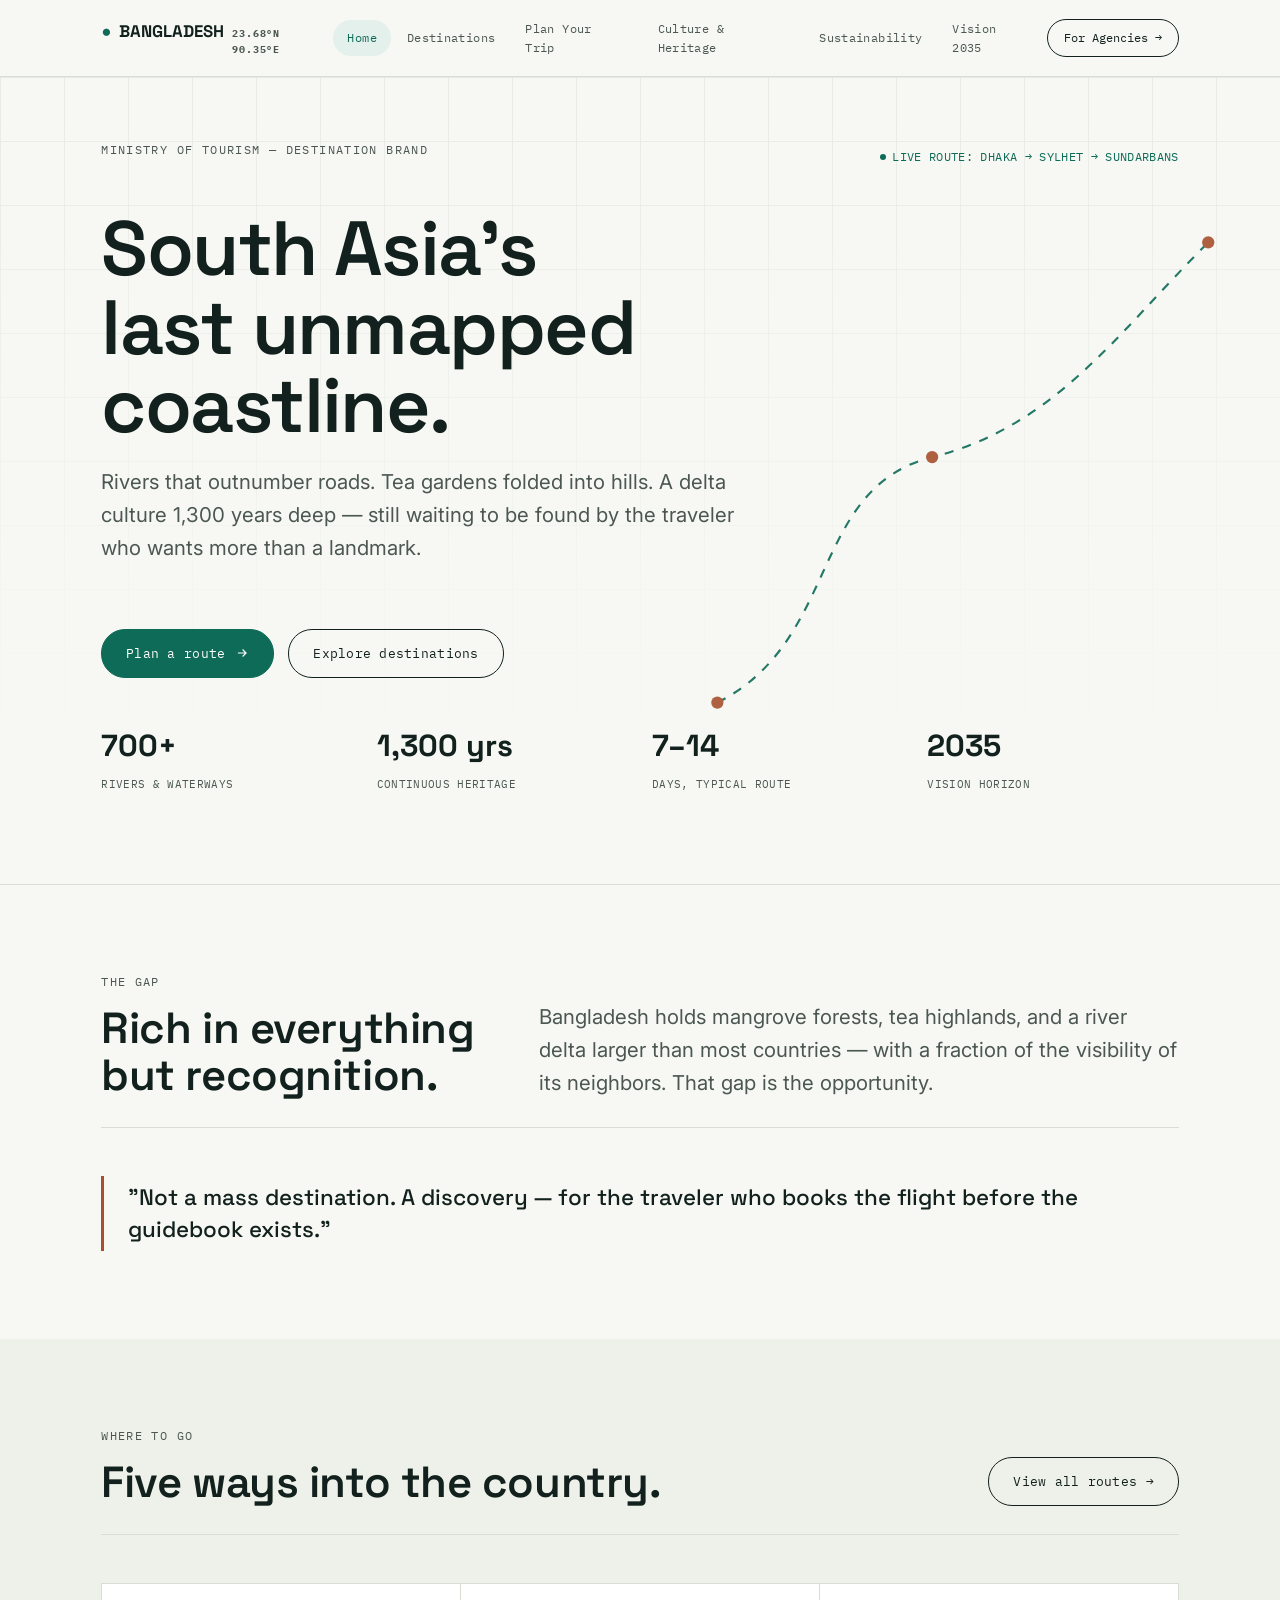
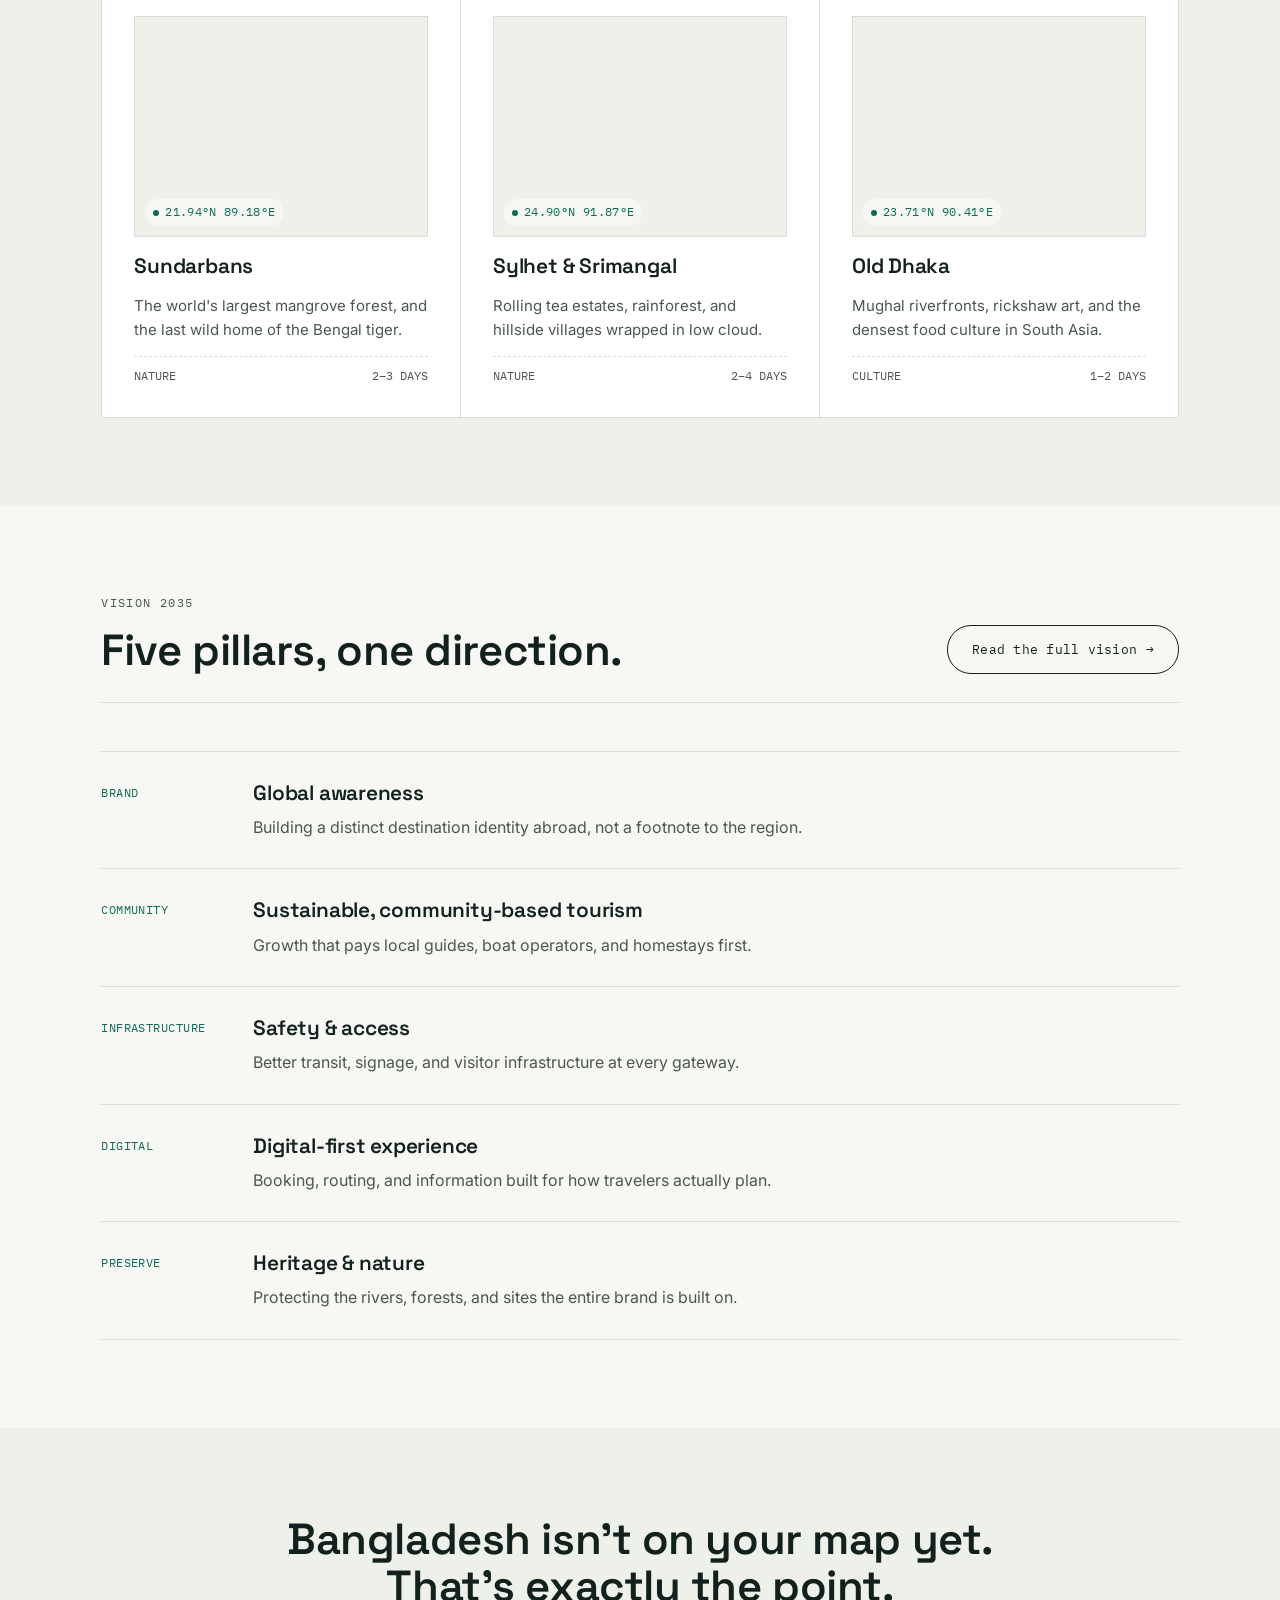
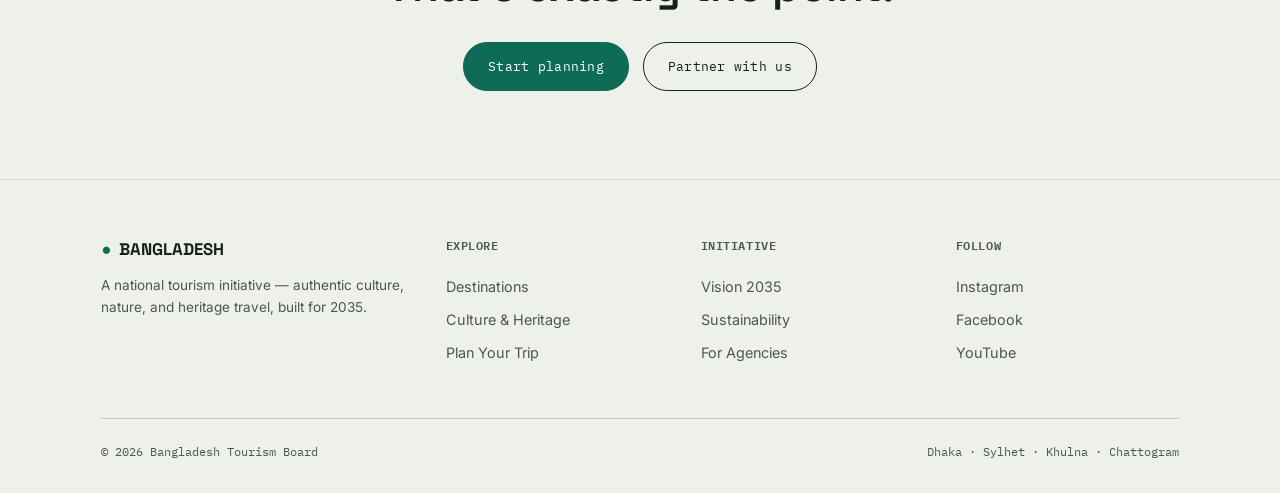
<file: Index.html>
<!DOCTYPE html>
<html lang="en">
<head>
<meta charset="UTF-8">
<meta name="viewport" content="width=device-width, initial-scale=1.0">
<title>Bangladesh Tourism — Visit Bangladesh, Authentically</title>
<link rel="stylesheet" href="styles.css">
</head>
<body>

<header class="site-header">
  <div class="wrap nav">
    <a href="index.html" class="logo"><span class="mark">●</span> BANGLADESH <span class="tag">23.68°N 90.35°E</span></a>
    <nav class="nav-links">
      <a href="index.html" class="active">Home</a>
      <a href="destinations.html">Destinations</a>
      <a href="plan-your-trip.html">Plan Your Trip</a>
      <a href="culture.html">Culture &amp; Heritage</a>
      <a href="sustainability.html">Sustainability</a>
      <a href="about.html">Vision 2035</a>
    </nav>
    <a href="contact.html" class="nav-cta">For Agencies →</a>
  </div>
</header>

<section class="hero">
  <div class="hero-grid"></div>
  <div class="wrap hero-inner">
    <div class="hero-top">
      <span class="eyebrow">Ministry of Tourism — Destination Brand</span>
      <span class="coord">Live route: Dhaka → Sylhet → Sundarbans</span>
    </div>

    <h1>South Asia's<br>last unmapped<br>coastline.</h1>
    <p class="lede">Rivers that outnumber roads. Tea gardens folded into hills. A delta culture 1,300 years deep — still waiting to be found by the traveler who wants more than a landmark.</p>

    <div class="hero-actions mt-lg">
      <a href="plan-your-trip.html" class="btn btn-solid">Plan a route <svg viewBox="0 0 24 24" fill="none" stroke="currentColor" stroke-width="2"><path d="M5 12h14M13 6l6 6-6 6"/></svg></a>
      <a href="destinations.html" class="btn">Explore destinations</a>
    </div>

    <div class="hero-foot">
      <div class="stat-row" style="flex:1; border-top:none; padding-top:0;">
        <div class="stat"><b>700+</b><span>Rivers &amp; waterways</span></div>
        <div class="stat"><b>1,300 yrs</b><span>Continuous heritage</span></div>
        <div class="stat"><b>7–14</b><span>Days, typical route</span></div>
        <div class="stat"><b>2035</b><span>Vision horizon</span></div>
      </div>
    </div>

    <svg class="route-svg" viewBox="0 0 400 400">
      <path d="M40 340 C 120 300, 100 200, 180 180 S 300 100, 360 40"/>
      <circle cx="40" cy="340" r="4"/>
      <circle cx="180" cy="180" r="4"/>
      <circle cx="360" cy="40" r="4"/>
    </svg>
  </div>
</section>

<section>
  <div class="wrap">
    <div class="section-head">
      <div>
        <span class="eyebrow">The Gap</span>
        <h2>Rich in everything<br>but recognition.</h2>
      </div>
      <p class="lede">Bangladesh holds mangrove forests, tea highlands, and a river delta larger than most countries — with a fraction of the visibility of its neighbors. That gap is the opportunity.</p>
    </div>
    <div class="callout">
      <p>"Not a mass destination. A discovery — for the traveler who books the flight before the guidebook exists."</p>
    </div>
  </div>
</section>

<section class="section-alt">
  <div class="wrap">
    <div class="section-head">
      <div>
        <span class="eyebrow">Where to go</span>
        <h2>Five ways into the country.</h2>
      </div>
      <a href="destinations.html" class="btn">View all routes →</a>
    </div>

    <div class="grid grid-3">
      <div class="card">
        <div class="card-img"><span class="coord">21.94°N 89.18°E</span></div>
        <h3>Sundarbans</h3>
        <p>The world's largest mangrove forest, and the last wild home of the Bengal tiger.</p>
        <div class="card-meta"><span>Nature</span><span>2–3 days</span></div>
      </div>
      <div class="card">
        <div class="card-img"><span class="coord">24.90°N 91.87°E</span></div>
        <h3>Sylhet &amp; Srimangal</h3>
        <p>Rolling tea estates, rainforest, and hillside villages wrapped in low cloud.</p>
        <div class="card-meta"><span>Nature</span><span>2–4 days</span></div>
      </div>
      <div class="card">
        <div class="card-img"><span class="coord">23.71°N 90.41°E</span></div>
        <h3>Old Dhaka</h3>
        <p>Mughal riverfronts, rickshaw art, and the densest food culture in South Asia.</p>
        <div class="card-meta"><span>Culture</span><span>1–2 days</span></div>
      </div>
    </div>
  </div>
</section>

<section>
  <div class="wrap">
    <div class="section-head">
      <div>
        <span class="eyebrow">Vision 2035</span>
        <h2>Five pillars, one direction.</h2>
      </div>
      <a href="about.html" class="btn">Read the full vision →</a>
    </div>
    <div class="pillars">
      <div class="pillar"><span class="tag">Brand</span><div><h3>Global awareness</h3><p>Building a distinct destination identity abroad, not a footnote to the region.</p></div></div>
      <div class="pillar"><span class="tag">Community</span><div><h3>Sustainable, community-based tourism</h3><p>Growth that pays local guides, boat operators, and homestays first.</p></div></div>
      <div class="pillar"><span class="tag">Infrastructure</span><div><h3>Safety &amp; access</h3><p>Better transit, signage, and visitor infrastructure at every gateway.</p></div></div>
      <div class="pillar"><span class="tag">Digital</span><div><h3>Digital-first experience</h3><p>Booking, routing, and information built for how travelers actually plan.</p></div></div>
      <div class="pillar"><span class="tag">Preserve</span><div><h3>Heritage &amp; nature</h3><p>Protecting the rivers, forests, and sites the entire brand is built on.</p></div></div>
    </div>
  </div>
</section>

<section class="section-alt center">
  <div class="wrap">
    <h2>Bangladesh isn't on your map yet.<br>That's exactly the point.</h2>
    <div class="hero-actions" style="justify-content:center; margin-top:32px;">
      <a href="plan-your-trip.html" class="btn btn-solid">Start planning</a>
      <a href="contact.html" class="btn">Partner with us</a>
    </div>
  </div>
</section>

<footer>
  <div class="wrap">
    <div class="footer-grid">
      <div>
        <div class="logo" style="margin-bottom:12px;"><span class="mark">●</span> BANGLADESH</div>
        <p class="small">A national tourism initiative — authentic culture, nature, and heritage travel, built for 2035.</p>
      </div>
      <div>
        <h4>Explore</h4>
        <a href="destinations.html">Destinations</a>
        <a href="culture.html">Culture &amp; Heritage</a>
        <a href="plan-your-trip.html">Plan Your Trip</a>
      </div>
      <div>
        <h4>Initiative</h4>
        <a href="about.html">Vision 2035</a>
        <a href="sustainability.html">Sustainability</a>
        <a href="contact.html">For Agencies</a>
      </div>
      <div>
        <h4>Follow</h4>
        <a href="#">Instagram</a>
        <a href="#">Facebook</a>
        <a href="#">YouTube</a>
      </div>
    </div>
    <div class="footer-bottom">
      <span>© 2026 Bangladesh Tourism Board</span>
      <span>Dhaka · Sylhet · Khulna · Chattogram</span>
    </div>
  </div>
</footer>

</body>
</html>
</file>
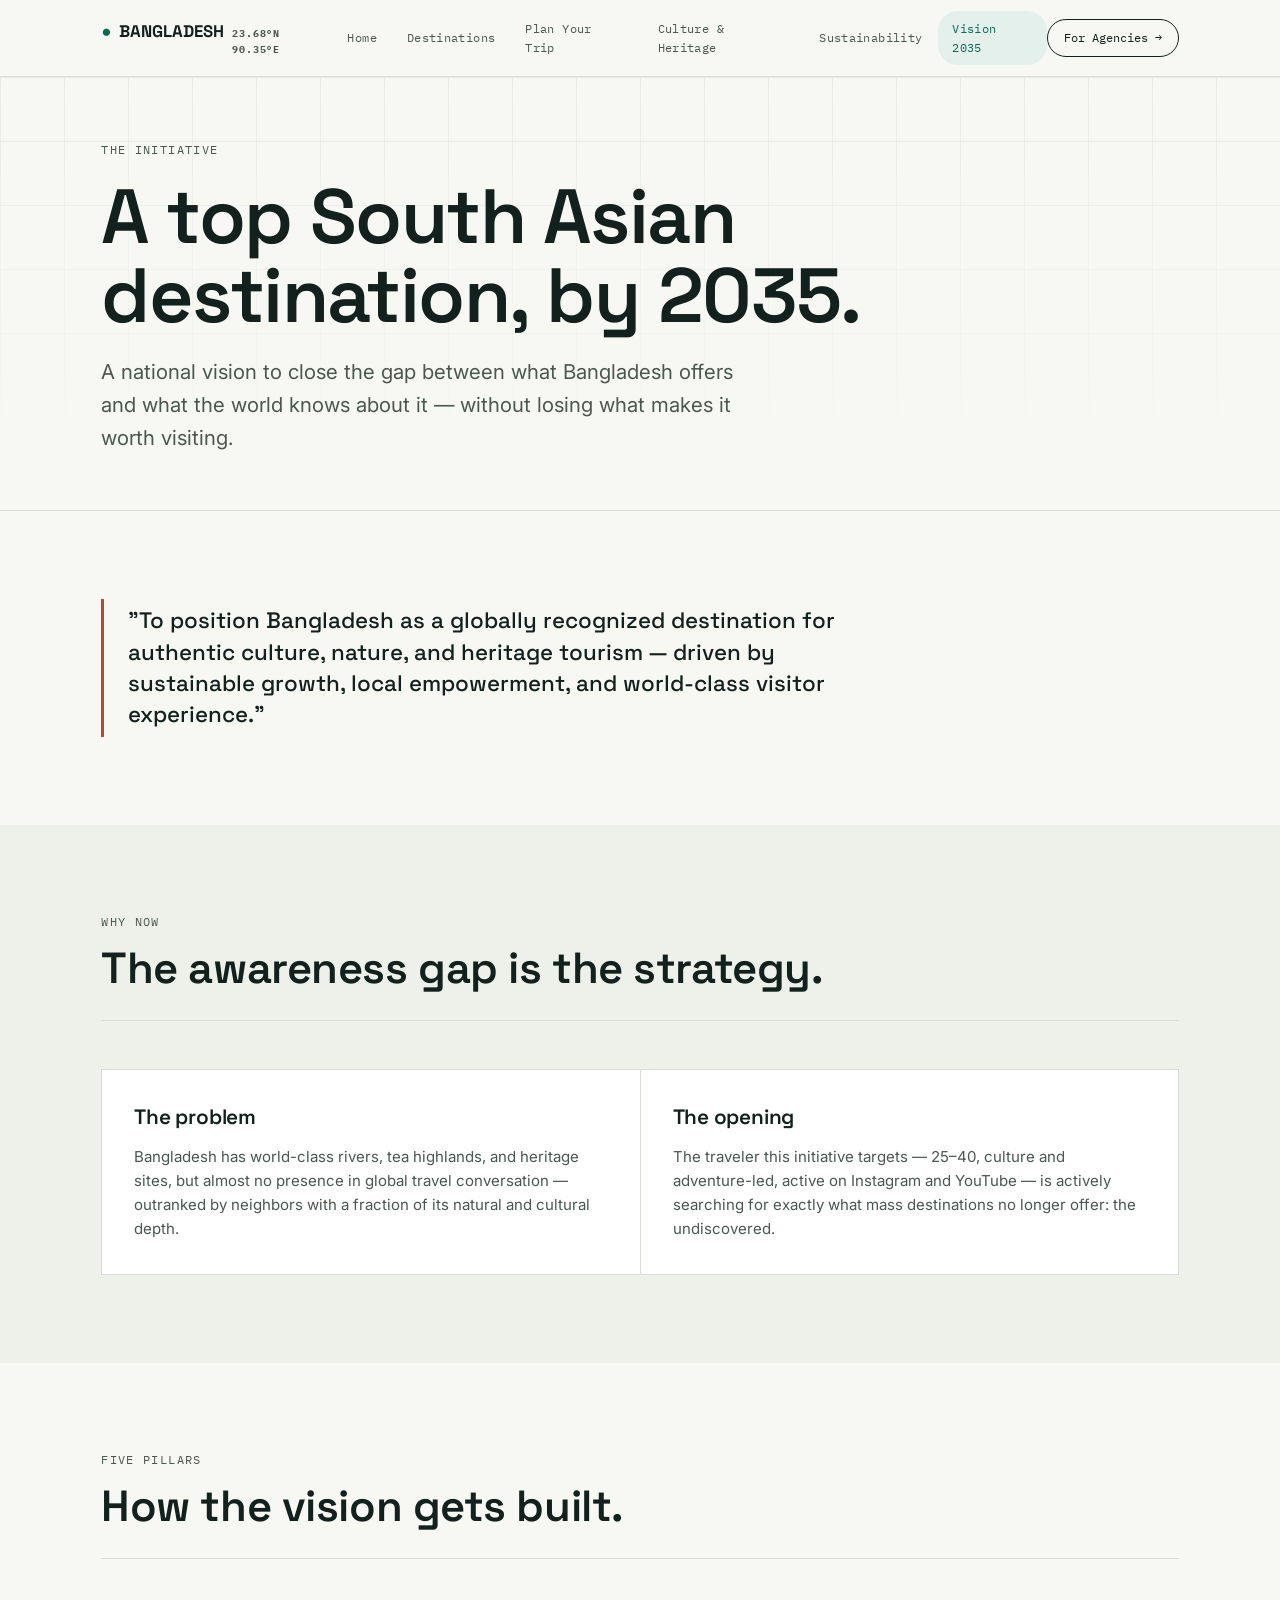
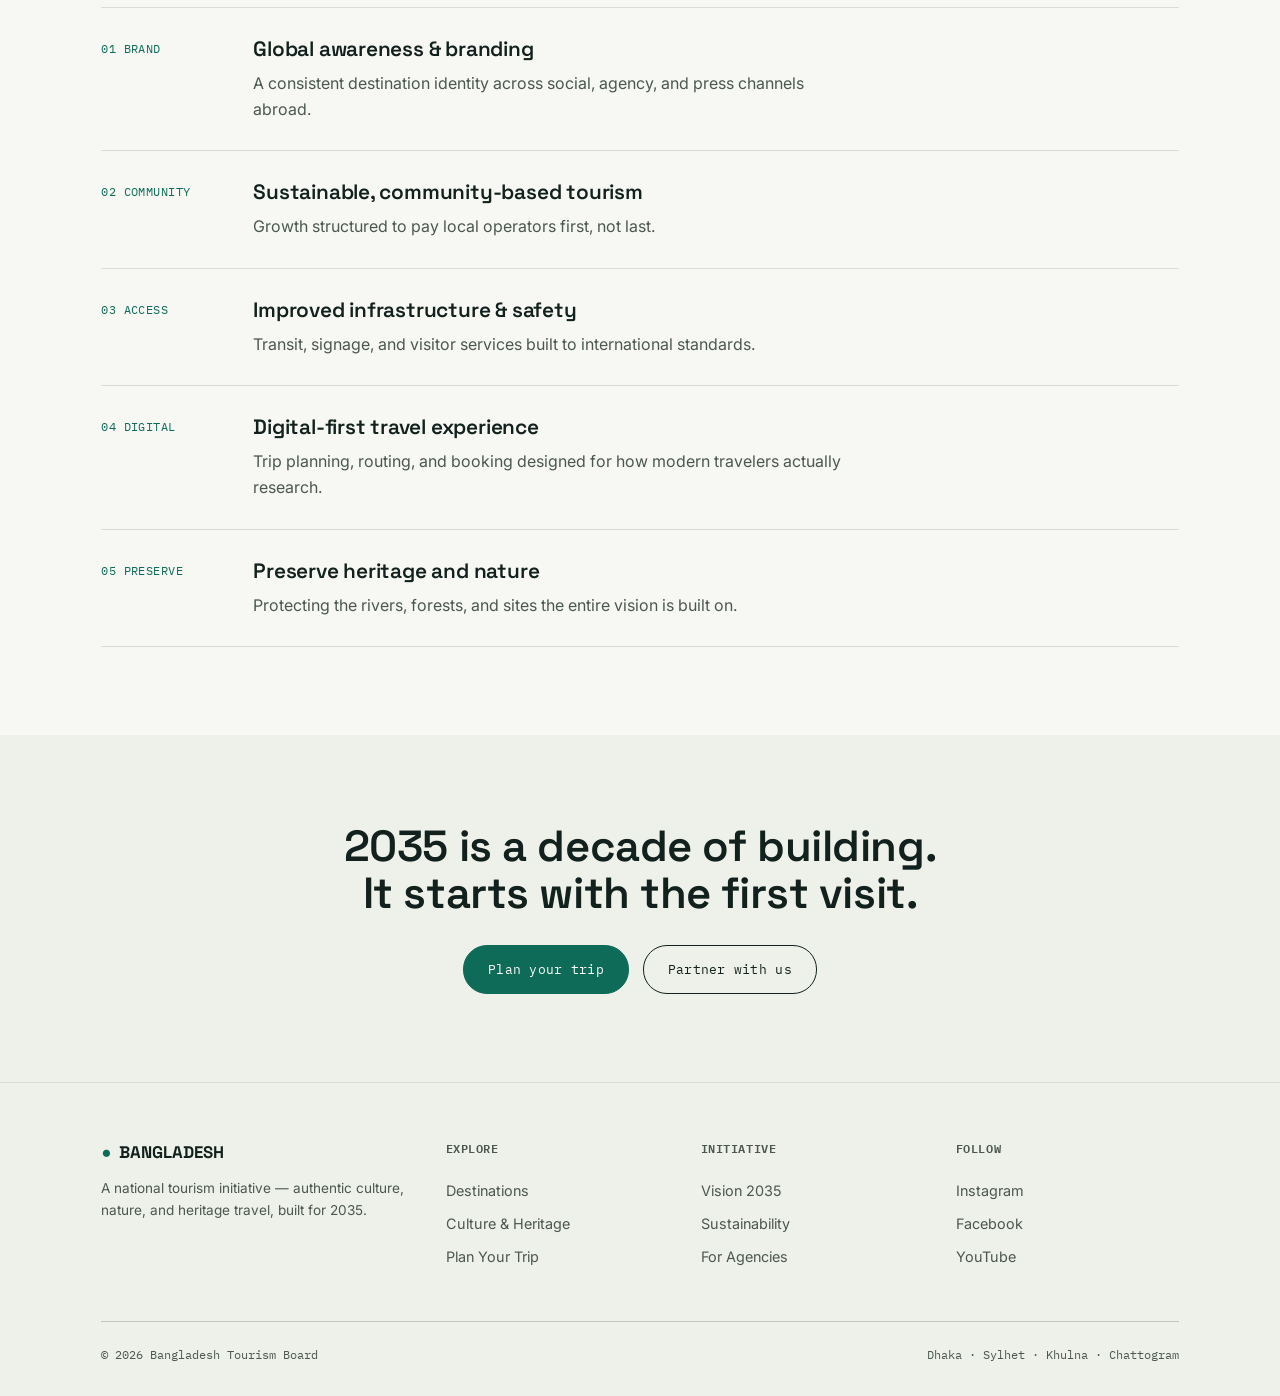
<file: About.html>
<!DOCTYPE html>
<html lang="en">
<head>
<meta charset="UTF-8">
<meta name="viewport" content="width=device-width, initial-scale=1.0">
<title>Vision 2035 — Bangladesh Tourism</title>
<link rel="stylesheet" href="styles.css">
</head>
<body>

<header class="site-header">
  <div class="wrap nav">
    <a href="index.html" class="logo"><span class="mark">●</span> BANGLADESH <span class="tag">23.68°N 90.35°E</span></a>
    <nav class="nav-links">
      <a href="index.html">Home</a>
      <a href="destinations.html">Destinations</a>
      <a href="plan-your-trip.html">Plan Your Trip</a>
      <a href="culture.html">Culture &amp; Heritage</a>
      <a href="sustainability.html">Sustainability</a>
      <a href="about.html" class="active">Vision 2035</a>
    </nav>
    <a href="contact.html" class="nav-cta">For Agencies →</a>
  </div>
</header>

<section class="hero" style="padding-bottom:56px;">
  <div class="hero-grid"></div>
  <div class="wrap hero-inner">
    <span class="eyebrow">The initiative</span>
    <h1 style="max-width:18ch;">A top South Asian destination, by 2035.</h1>
    <p class="lede">A national vision to close the gap between what Bangladesh offers and what the world knows about it — without losing what makes it worth visiting.</p>
  </div>
</section>

<section>
  <div class="wrap">
    <div class="callout" style="max-width:760px;">
      <p>"To position Bangladesh as a globally recognized destination for authentic culture, nature, and heritage tourism — driven by sustainable growth, local empowerment, and world-class visitor experience."</p>
    </div>
  </div>
</section>

<section class="section-alt">
  <div class="wrap">
    <div class="section-head">
      <div><span class="eyebrow">Why now</span><h2>The awareness gap is the strategy.</h2></div>
    </div>
    <div class="grid grid-2">
      <div class="card">
        <h3>The problem</h3>
        <p>Bangladesh has world-class rivers, tea highlands, and heritage sites, but almost no presence in global travel conversation — outranked by neighbors with a fraction of its natural and cultural depth.</p>
      </div>
      <div class="card">
        <h3>The opening</h3>
        <p>The traveler this initiative targets — 25–40, culture and adventure-led, active on Instagram and YouTube — is actively searching for exactly what mass destinations no longer offer: the undiscovered.</p>
      </div>
    </div>
  </div>
</section>

<section>
  <div class="wrap">
    <div class="section-head">
      <div><span class="eyebrow">Five pillars</span><h2>How the vision gets built.</h2></div>
    </div>
    <div class="pillars">
      <div class="pillar"><span class="tag">01 Brand</span><div><h3>Global awareness &amp; branding</h3><p>A consistent destination identity across social, agency, and press channels abroad.</p></div></div>
      <div class="pillar"><span class="tag">02 Community</span><div><h3>Sustainable, community-based tourism</h3><p>Growth structured to pay local operators first, not last.</p></div></div>
      <div class="pillar"><span class="tag">03 Access</span><div><h3>Improved infrastructure &amp; safety</h3><p>Transit, signage, and visitor services built to international standards.</p></div></div>
      <div class="pillar"><span class="tag">04 Digital</span><div><h3>Digital-first travel experience</h3><p>Trip planning, routing, and booking designed for how modern travelers actually research.</p></div></div>
      <div class="pillar"><span class="tag">05 Preserve</span><div><h3>Preserve heritage and nature</h3><p>Protecting the rivers, forests, and sites the entire vision is built on.</p></div></div>
    </div>
  </div>
</section>

<section class="section-alt center">
  <div class="wrap">
    <h2>2035 is a decade of building.<br>It starts with the first visit.</h2>
    <div class="hero-actions" style="justify-content:center; margin-top:28px;">
      <a href="plan-your-trip.html" class="btn btn-solid">Plan your trip</a>
      <a href="contact.html" class="btn">Partner with us</a>
    </div>
  </div>
</section>

<footer>
  <div class="wrap">
    <div class="footer-grid">
      <div>
        <div class="logo" style="margin-bottom:12px;"><span class="mark">●</span> BANGLADESH</div>
        <p class="small">A national tourism initiative — authentic culture, nature, and heritage travel, built for 2035.</p>
      </div>
      <div>
        <h4>Explore</h4>
        <a href="destinations.html">Destinations</a>
        <a href="culture.html">Culture &amp; Heritage</a>
        <a href="plan-your-trip.html">Plan Your Trip</a>
      </div>
      <div>
        <h4>Initiative</h4>
        <a href="about.html">Vision 2035</a>
        <a href="sustainability.html">Sustainability</a>
        <a href="contact.html">For Agencies</a>
      </div>
      <div>
        <h4>Follow</h4>
        <a href="#">Instagram</a>
        <a href="#">Facebook</a>
        <a href="#">YouTube</a>
      </div>
    </div>
    <div class="footer-bottom">
      <span>© 2026 Bangladesh Tourism Board</span>
      <span>Dhaka · Sylhet · Khulna · Chattogram</span>
    </div>
  </div>
</footer>

</body>
</html>
</file>
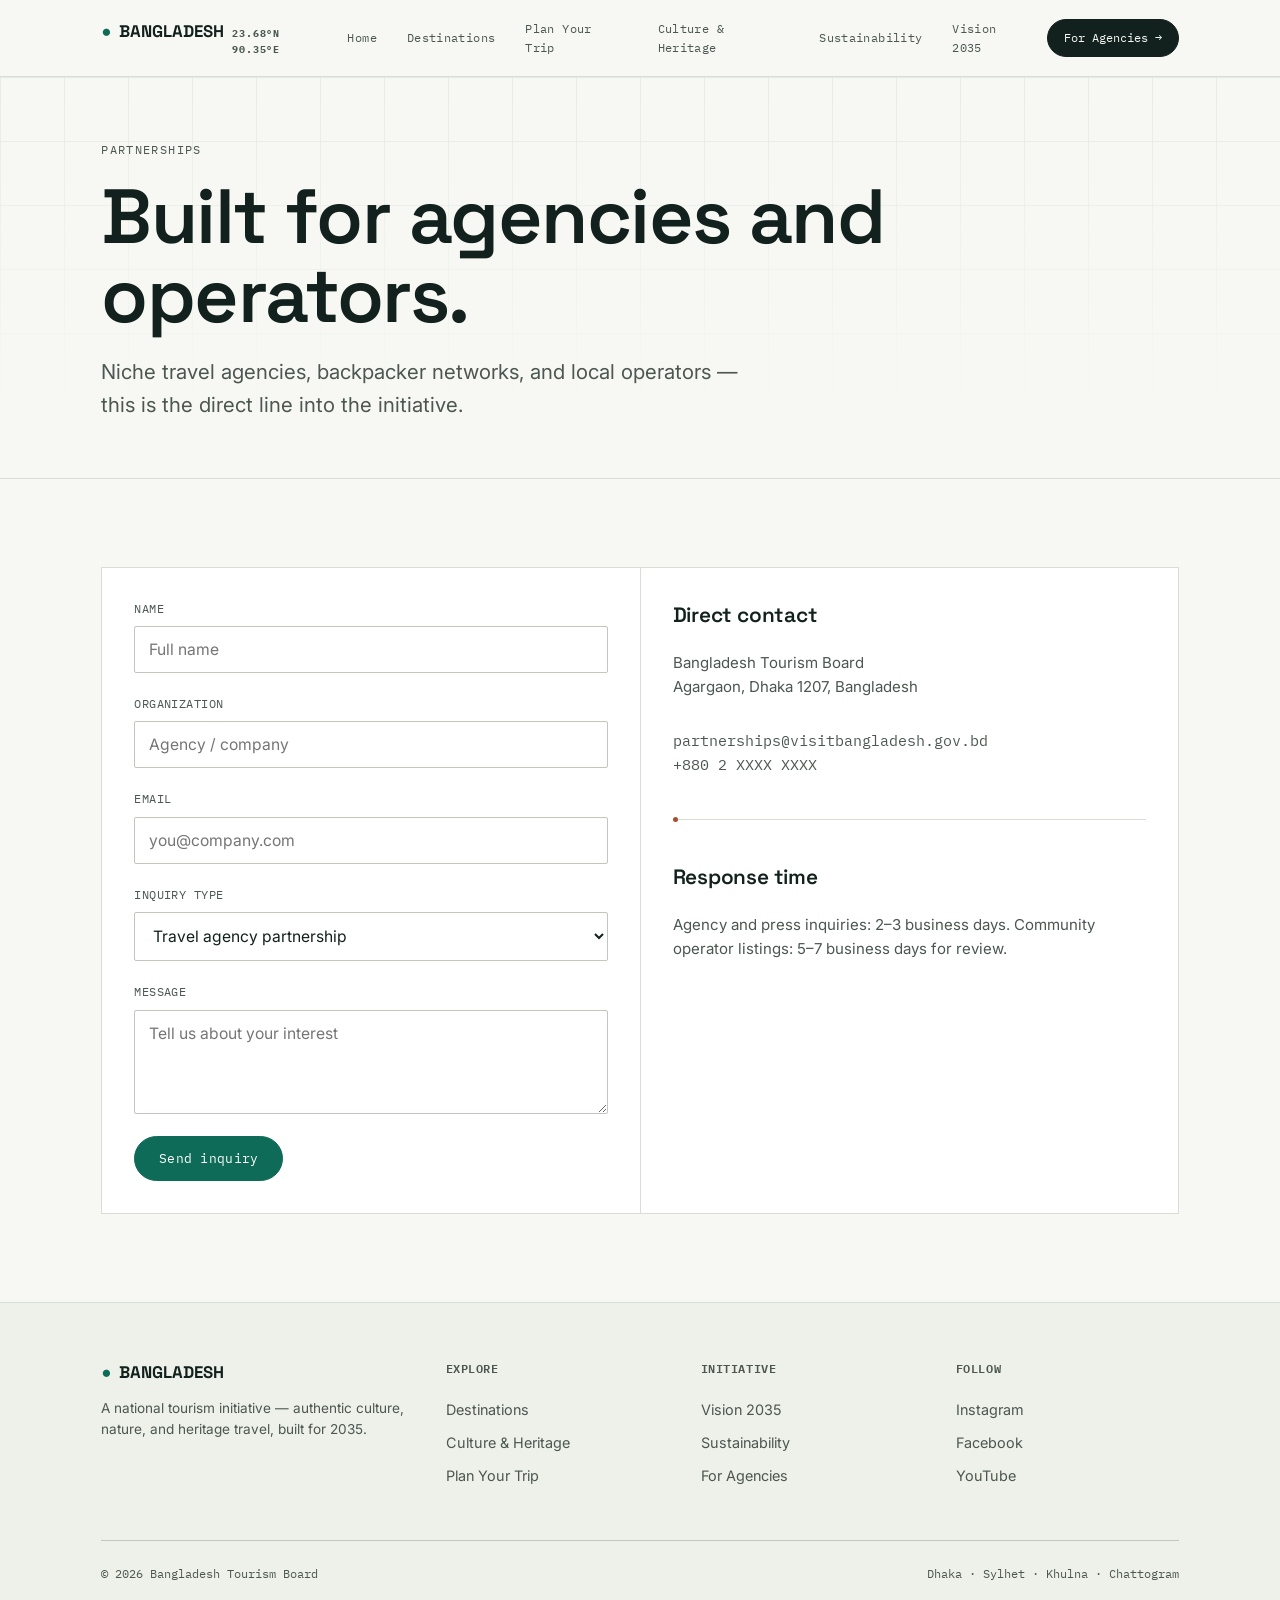
<file: Contact.html>
<!DOCTYPE html>
<html lang="en">
<head>
<meta charset="UTF-8">
<meta name="viewport" content="width=device-width, initial-scale=1.0">
<title>Contact — Bangladesh Tourism</title>
<link rel="stylesheet" href="styles.css">
</head>
<body>

<header class="site-header">
  <div class="wrap nav">
    <a href="index.html" class="logo"><span class="mark">●</span> BANGLADESH <span class="tag">23.68°N 90.35°E</span></a>
    <nav class="nav-links">
      <a href="index.html">Home</a>
      <a href="destinations.html">Destinations</a>
      <a href="plan-your-trip.html">Plan Your Trip</a>
      <a href="culture.html">Culture &amp; Heritage</a>
      <a href="sustainability.html">Sustainability</a>
      <a href="about.html">Vision 2035</a>
    </nav>
    <a href="contact.html" class="nav-cta active" style="background:var(--ink); color:var(--bg);">For Agencies →</a>
  </div>
</header>

<section class="hero" style="padding-bottom:56px;">
  <div class="hero-grid"></div>
  <div class="wrap hero-inner">
    <span class="eyebrow">Partnerships</span>
    <h1 style="max-width:16ch;">Built for agencies and operators.</h1>
    <p class="lede">Niche travel agencies, backpacker networks, and local operators — this is the direct line into the initiative.</p>
  </div>
</section>

<section>
  <div class="wrap">
    <div class="grid grid-2">
      <div class="card">
        <form>
          <div class="field"><label for="name">Name</label><input id="name" type="text" placeholder="Full name"></div>
          <div class="field"><label for="org">Organization</label><input id="org" type="text" placeholder="Agency / company"></div>
          <div class="field"><label for="cemail">Email</label><input id="cemail" type="email" placeholder="you@company.com"></div>
          <div class="field">
            <label for="ctype">Inquiry type</label>
            <select id="ctype">
              <option>Travel agency partnership</option>
              <option>Press / media</option>
              <option>Community operator listing</option>
              <option>General inquiry</option>
            </select>
          </div>
          <div class="field"><label for="msg">Message</label><textarea id="msg" rows="4" placeholder="Tell us about your interest"></textarea></div>
          <button type="button" class="btn btn-solid">Send inquiry</button>
        </form>
      </div>
      <div class="card">
        <h3>Direct contact</h3>
        <p style="margin-top:8px;">Bangladesh Tourism Board<br>Agargaon, Dhaka 1207, Bangladesh</p>
        <p class="small" style="margin-top:16px; font-family:var(--f-mono);">partnerships@visitbangladesh.gov.bd<br>+880 2 XXXX XXXX</p>
        <div class="divider" style="margin:28px 0;"></div>
        <h3>Response time</h3>
        <p style="margin-top:8px;">Agency and press inquiries: 2–3 business days. Community operator listings: 5–7 business days for review.</p>
      </div>
    </div>
  </div>
</section>

<footer>
  <div class="wrap">
    <div class="footer-grid">
      <div>
        <div class="logo" style="margin-bottom:12px;"><span class="mark">●</span> BANGLADESH</div>
        <p class="small">A national tourism initiative — authentic culture, nature, and heritage travel, built for 2035.</p>
      </div>
      <div>
        <h4>Explore</h4>
        <a href="destinations.html">Destinations</a>
        <a href="culture.html">Culture &amp; Heritage</a>
        <a href="plan-your-trip.html">Plan Your Trip</a>
      </div>
      <div>
        <h4>Initiative</h4>
        <a href="about.html">Vision 2035</a>
        <a href="sustainability.html">Sustainability</a>
        <a href="contact.html">For Agencies</a>
      </div>
      <div>
        <h4>Follow</h4>
        <a href="#">Instagram</a>
        <a href="#">Facebook</a>
        <a href="#">YouTube</a>
      </div>
    </div>
    <div class="footer-bottom">
      <span>© 2026 Bangladesh Tourism Board</span>
      <span>Dhaka · Sylhet · Khulna · Chattogram</span>
    </div>
  </div>
</footer>

</body>
</html>
</file>
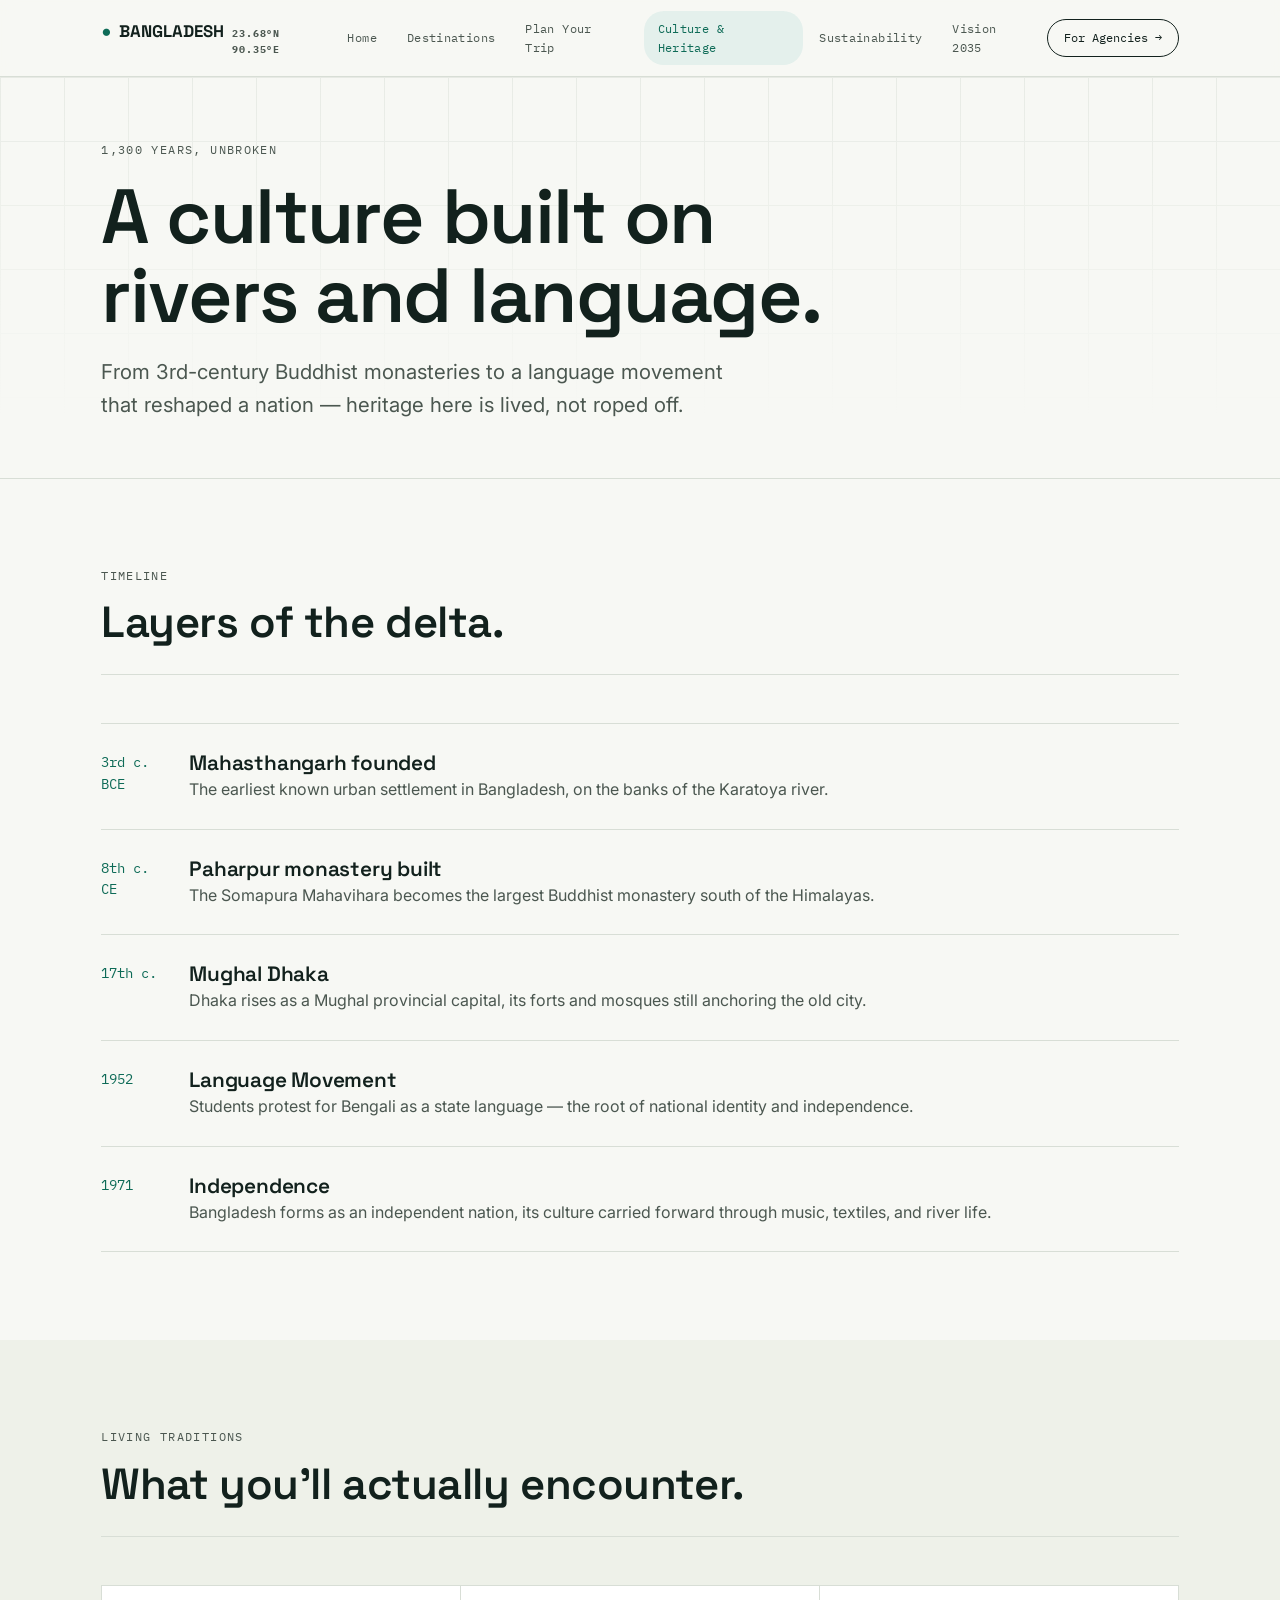
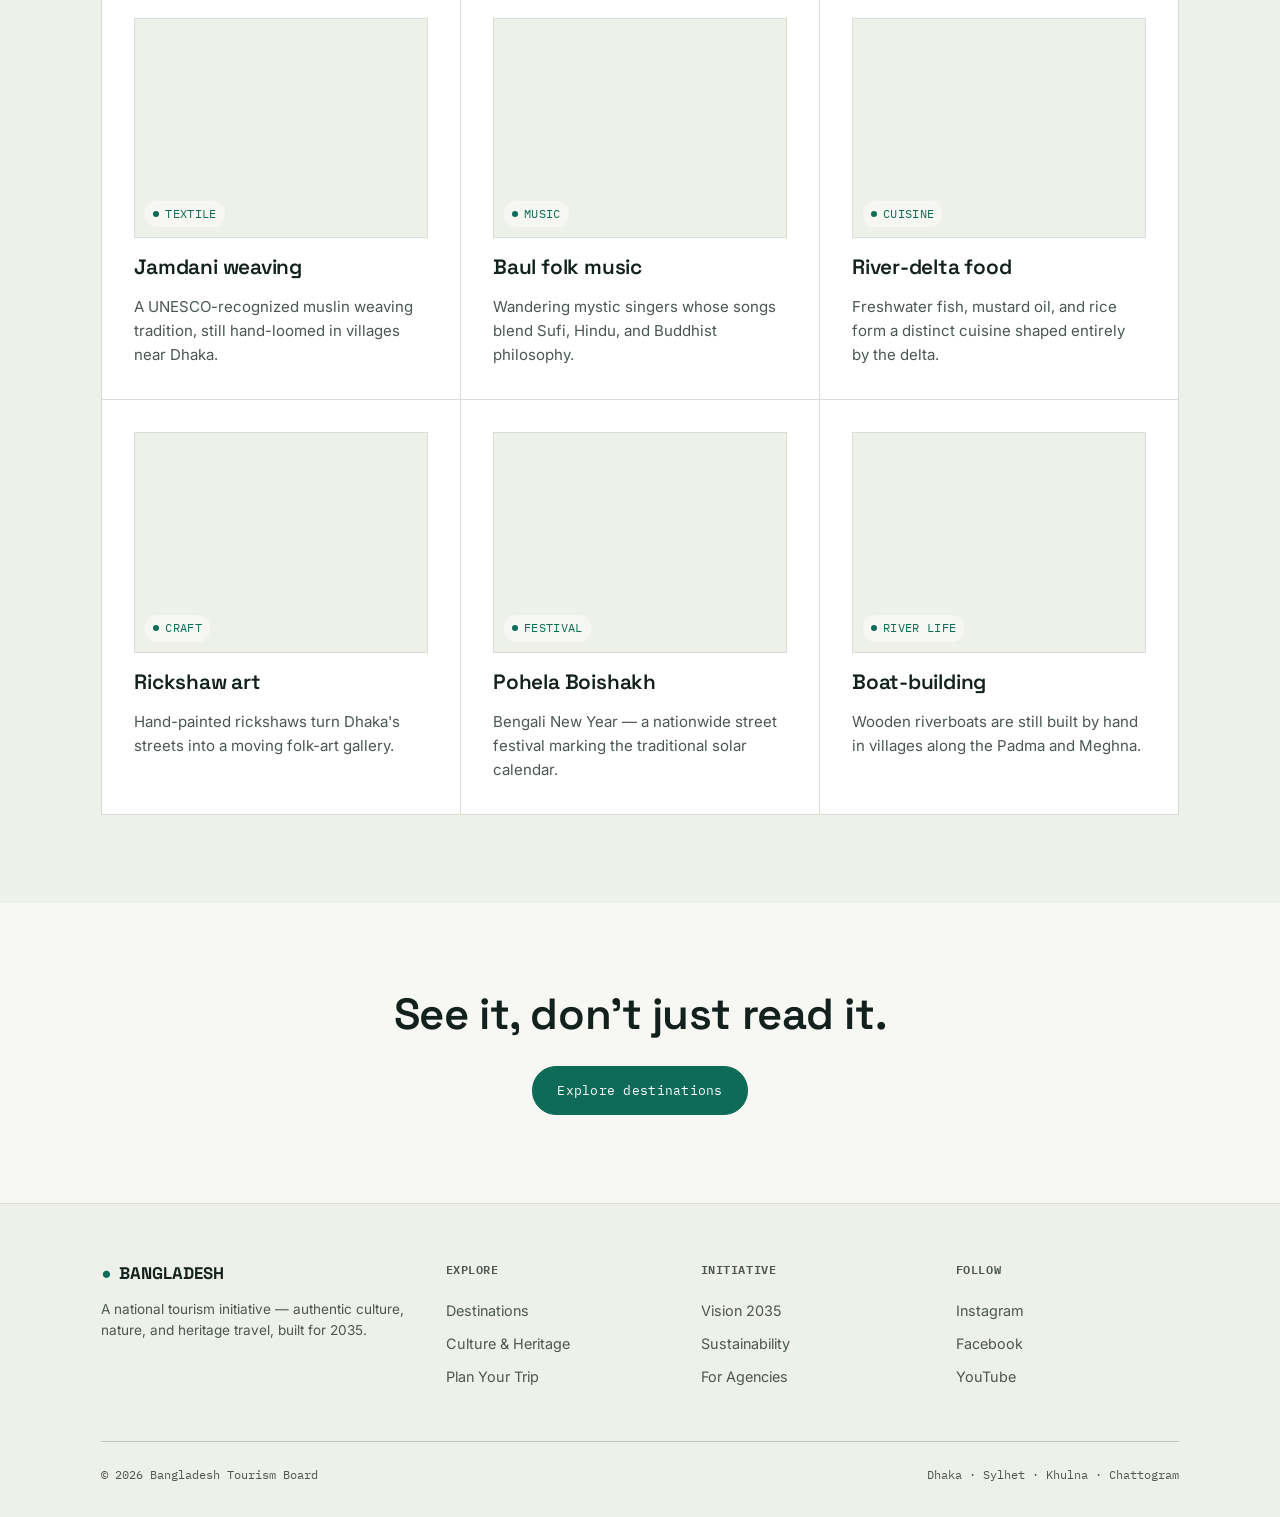
<file: Culture.html>
<!DOCTYPE html>
<html lang="en">
<head>
<meta charset="UTF-8">
<meta name="viewport" content="width=device-width, initial-scale=1.0">
<title>Culture &amp; Heritage — Bangladesh Tourism</title>
<link rel="stylesheet" href="styles.css">
</head>
<body>

<header class="site-header">
  <div class="wrap nav">
    <a href="index.html" class="logo"><span class="mark">●</span> BANGLADESH <span class="tag">23.68°N 90.35°E</span></a>
    <nav class="nav-links">
      <a href="index.html">Home</a>
      <a href="destinations.html">Destinations</a>
      <a href="plan-your-trip.html">Plan Your Trip</a>
      <a href="culture.html" class="active">Culture &amp; Heritage</a>
      <a href="sustainability.html">Sustainability</a>
      <a href="about.html">Vision 2035</a>
    </nav>
    <a href="contact.html" class="nav-cta">For Agencies →</a>
  </div>
</header>

<section class="hero" style="padding-bottom:56px;">
  <div class="hero-grid"></div>
  <div class="wrap hero-inner">
    <span class="eyebrow">1,300 years, unbroken</span>
    <h1 style="max-width:16ch;">A culture built on rivers and language.</h1>
    <p class="lede">From 3rd-century Buddhist monasteries to a language movement that reshaped a nation — heritage here is lived, not roped off.</p>
  </div>
</section>

<section>
  <div class="wrap">
    <div class="section-head">
      <div><span class="eyebrow">Timeline</span><h2>Layers of the delta.</h2></div>
    </div>
    <div class="steps">
      <div class="step"><span class="step-num">3rd c. BCE</span><div><h3>Mahasthangarh founded</h3><p>The earliest known urban settlement in Bangladesh, on the banks of the Karatoya river.</p></div></div>
      <div class="step"><span class="step-num">8th c. CE</span><div><h3>Paharpur monastery built</h3><p>The Somapura Mahavihara becomes the largest Buddhist monastery south of the Himalayas.</p></div></div>
      <div class="step"><span class="step-num">17th c.</span><div><h3>Mughal Dhaka</h3><p>Dhaka rises as a Mughal provincial capital, its forts and mosques still anchoring the old city.</p></div></div>
      <div class="step"><span class="step-num">1952</span><div><h3>Language Movement</h3><p>Students protest for Bengali as a state language — the root of national identity and independence.</p></div></div>
      <div class="step"><span class="step-num">1971</span><div><h3>Independence</h3><p>Bangladesh forms as an independent nation, its culture carried forward through music, textiles, and river life.</p></div></div>
    </div>
  </div>
</section>

<section class="section-alt">
  <div class="wrap">
    <div class="section-head">
      <div><span class="eyebrow">Living traditions</span><h2>What you'll actually encounter.</h2></div>
    </div>
    <div class="grid grid-3">
      <div class="card">
        <div class="card-img"><span class="coord">Textile</span></div>
        <h3>Jamdani weaving</h3>
        <p>A UNESCO-recognized muslin weaving tradition, still hand-loomed in villages near Dhaka.</p>
      </div>
      <div class="card">
        <div class="card-img"><span class="coord">Music</span></div>
        <h3>Baul folk music</h3>
        <p>Wandering mystic singers whose songs blend Sufi, Hindu, and Buddhist philosophy.</p>
      </div>
      <div class="card">
        <div class="card-img"><span class="coord">Cuisine</span></div>
        <h3>River-delta food</h3>
        <p>Freshwater fish, mustard oil, and rice form a distinct cuisine shaped entirely by the delta.</p>
      </div>
      <div class="card">
        <div class="card-img"><span class="coord">Craft</span></div>
        <h3>Rickshaw art</h3>
        <p>Hand-painted rickshaws turn Dhaka's streets into a moving folk-art gallery.</p>
      </div>
      <div class="card">
        <div class="card-img"><span class="coord">Festival</span></div>
        <h3>Pohela Boishakh</h3>
        <p>Bengali New Year — a nationwide street festival marking the traditional solar calendar.</p>
      </div>
      <div class="card">
        <div class="card-img"><span class="coord">River life</span></div>
        <h3>Boat-building</h3>
        <p>Wooden riverboats are still built by hand in villages along the Padma and Meghna.</p>
      </div>
    </div>
  </div>
</section>

<section class="center">
  <div class="wrap">
    <h2>See it, don't just read it.</h2>
    <div class="hero-actions" style="justify-content:center; margin-top:28px;">
      <a href="destinations.html" class="btn btn-solid">Explore destinations</a>
    </div>
  </div>
</section>

<footer>
  <div class="wrap">
    <div class="footer-grid">
      <div>
        <div class="logo" style="margin-bottom:12px;"><span class="mark">●</span> BANGLADESH</div>
        <p class="small">A national tourism initiative — authentic culture, nature, and heritage travel, built for 2035.</p>
      </div>
      <div>
        <h4>Explore</h4>
        <a href="destinations.html">Destinations</a>
        <a href="culture.html">Culture &amp; Heritage</a>
        <a href="plan-your-trip.html">Plan Your Trip</a>
      </div>
      <div>
        <h4>Initiative</h4>
        <a href="about.html">Vision 2035</a>
        <a href="sustainability.html">Sustainability</a>
        <a href="contact.html">For Agencies</a>
      </div>
      <div>
        <h4>Follow</h4>
        <a href="#">Instagram</a>
        <a href="#">Facebook</a>
        <a href="#">YouTube</a>
      </div>
    </div>
    <div class="footer-bottom">
      <span>© 2026 Bangladesh Tourism Board</span>
      <span>Dhaka · Sylhet · Khulna · Chattogram</span>
    </div>
  </div>
</footer>

</body>
</html>
</file>
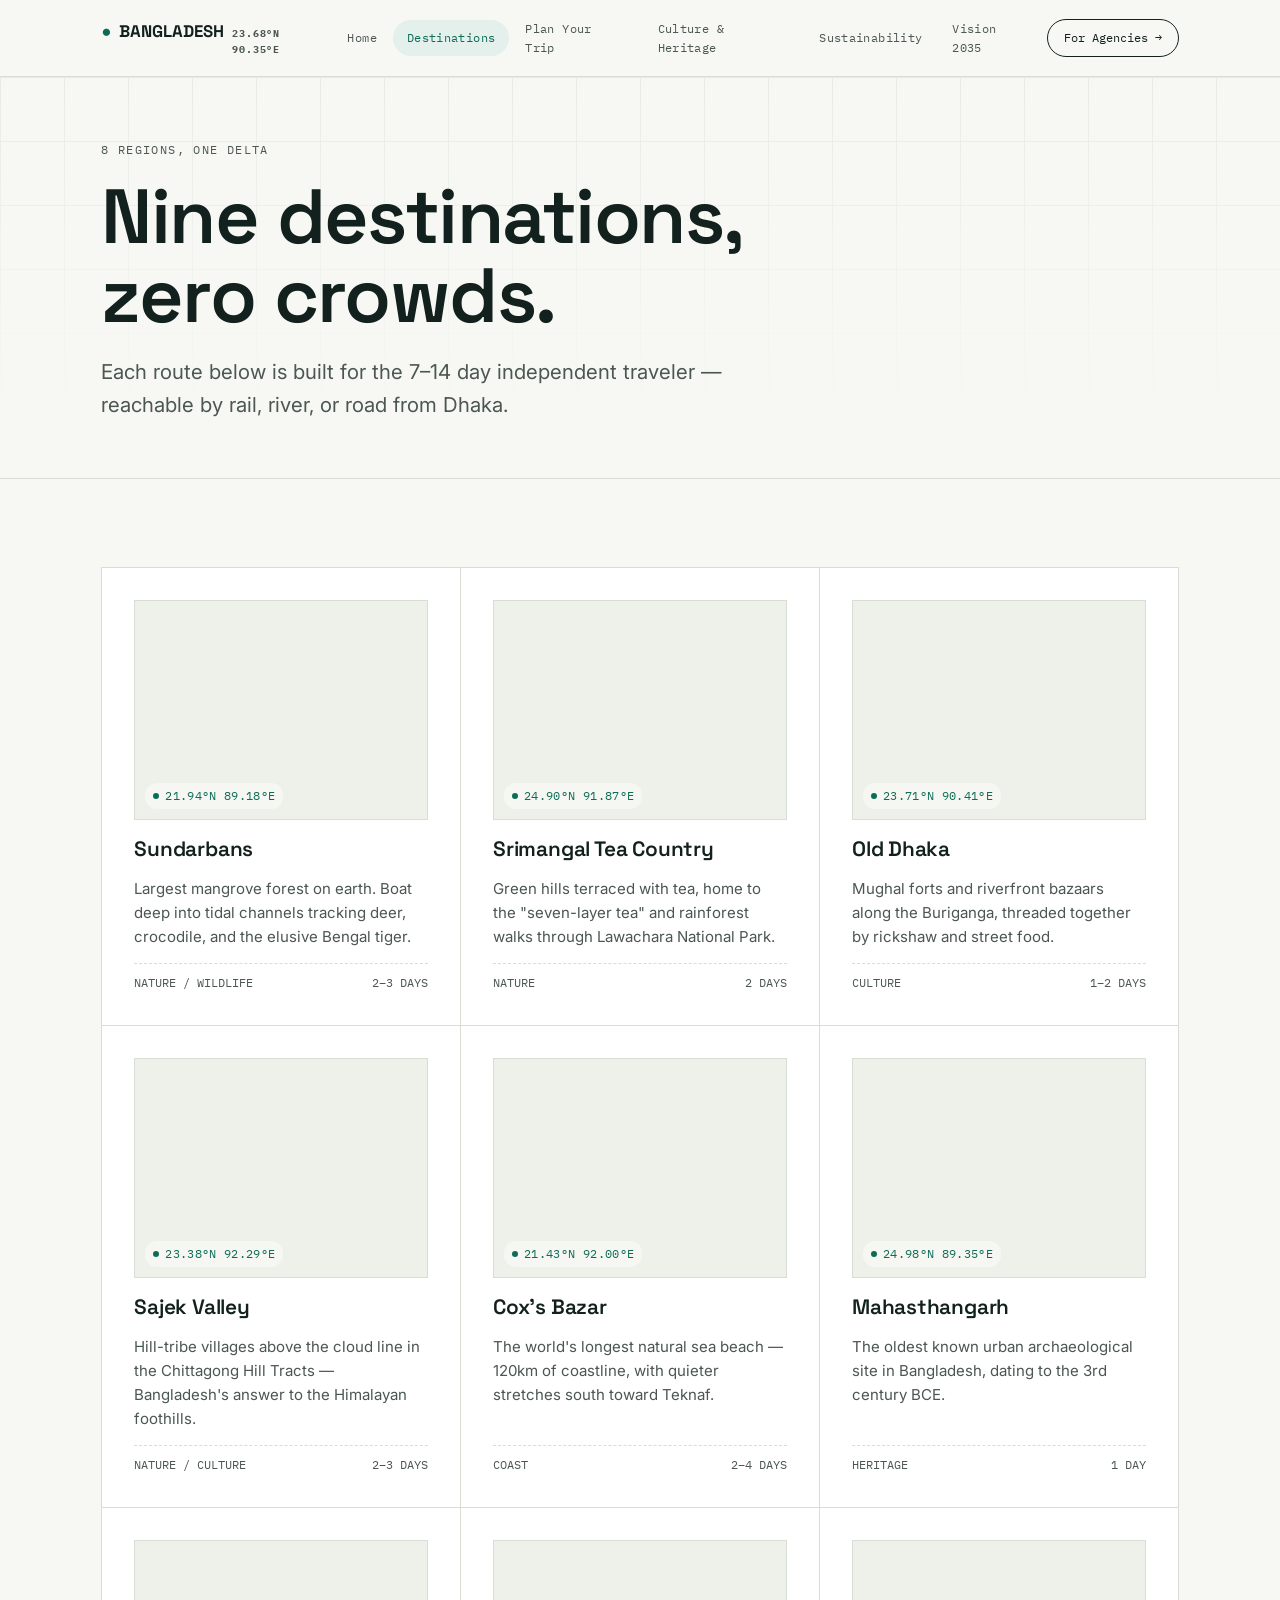
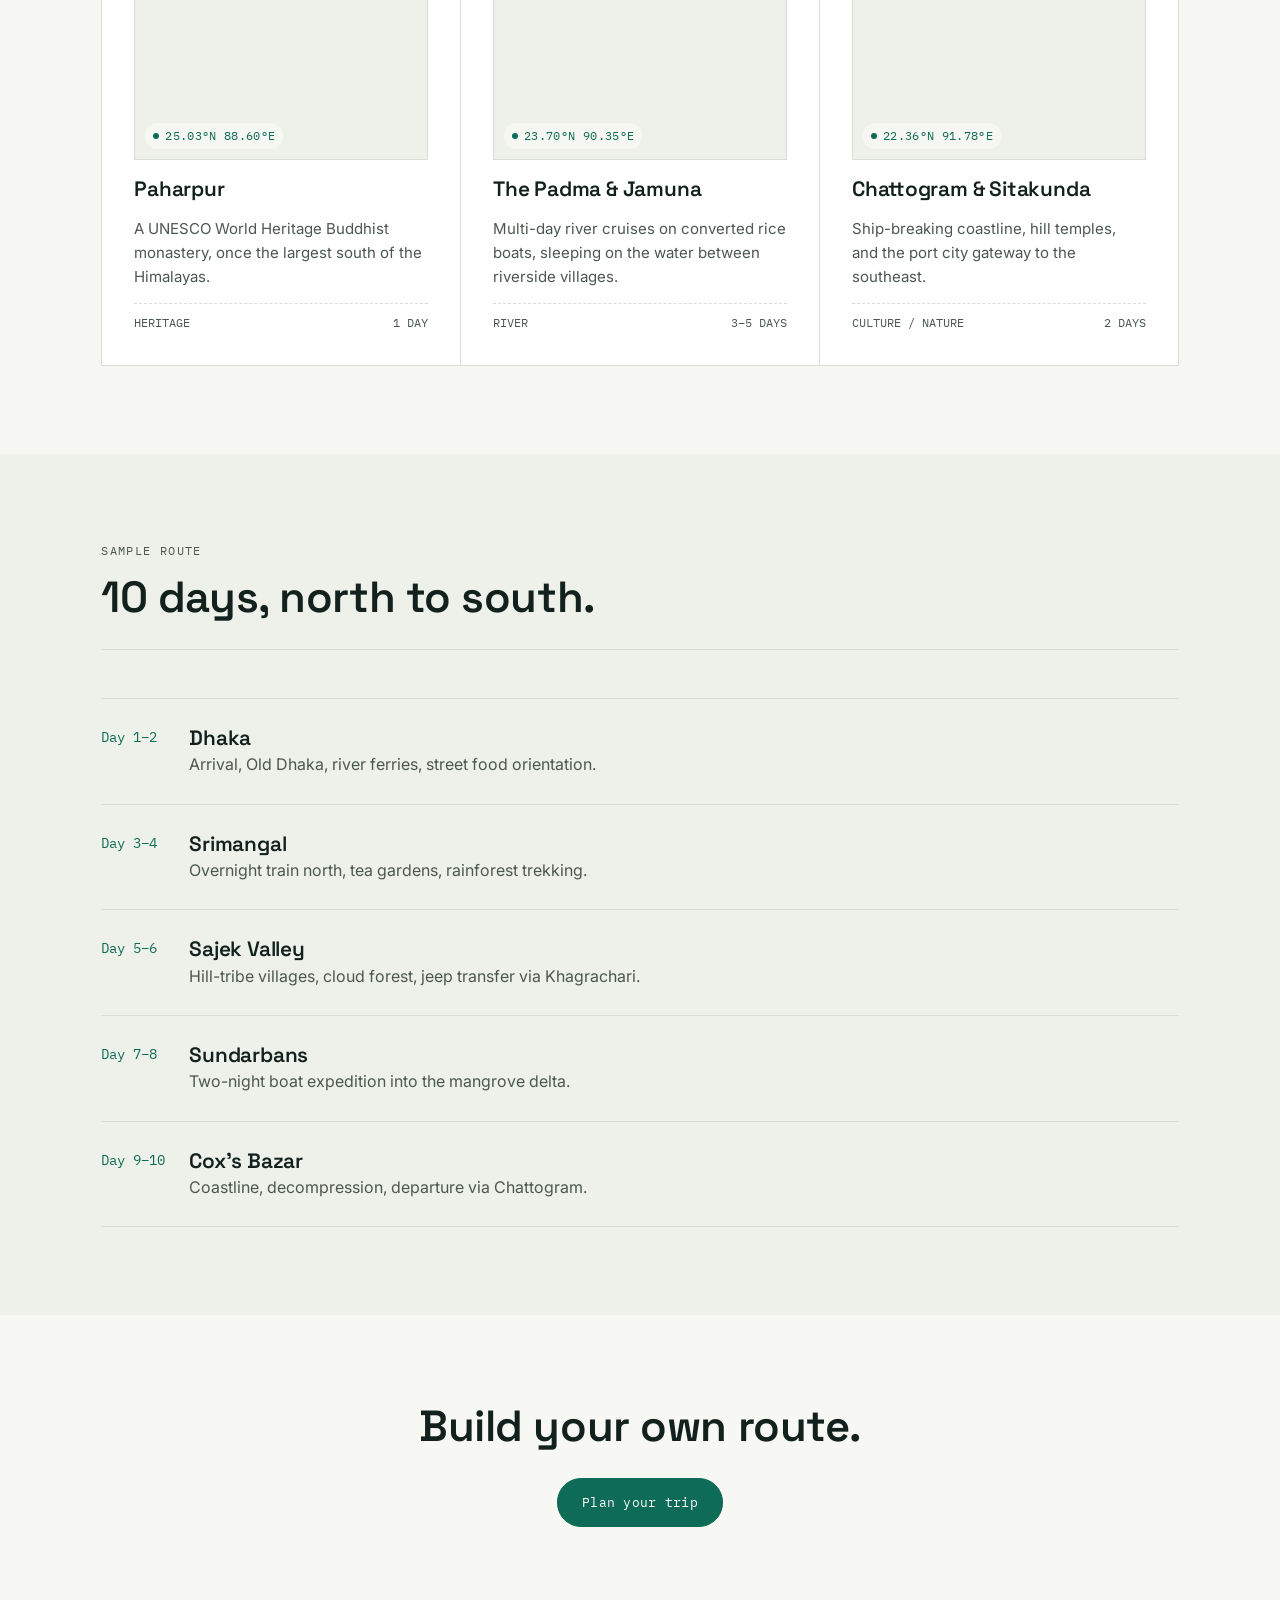
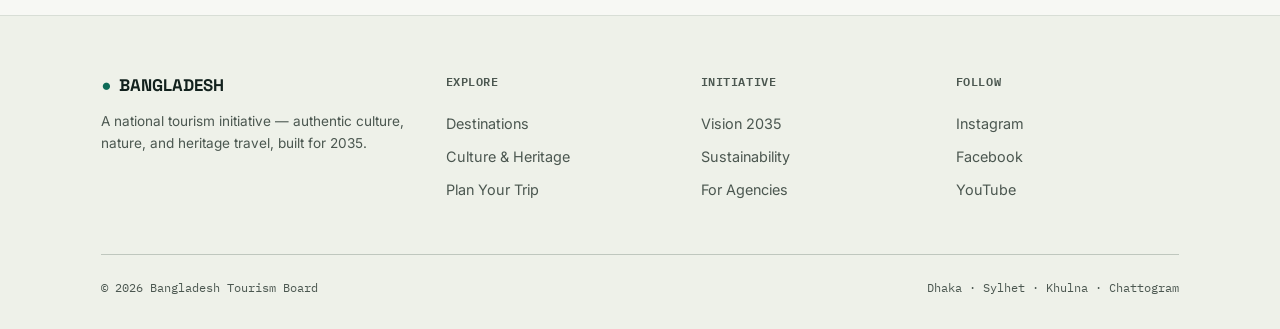
<file: Destinations.html>
<!DOCTYPE html>
<html lang="en">
<head>
<meta charset="UTF-8">
<meta name="viewport" content="width=device-width, initial-scale=1.0">
<title>Destinations — Bangladesh Tourism</title>
<link rel="stylesheet" href="styles.css">
</head>
<body>

<header class="site-header">
  <div class="wrap nav">
    <a href="index.html" class="logo"><span class="mark">●</span> BANGLADESH <span class="tag">23.68°N 90.35°E</span></a>
    <nav class="nav-links">
      <a href="index.html">Home</a>
      <a href="destinations.html" class="active">Destinations</a>
      <a href="plan-your-trip.html">Plan Your Trip</a>
      <a href="culture.html">Culture &amp; Heritage</a>
      <a href="sustainability.html">Sustainability</a>
      <a href="about.html">Vision 2035</a>
    </nav>
    <a href="contact.html" class="nav-cta">For Agencies →</a>
  </div>
</header>

<section class="hero" style="padding-bottom:56px;">
  <div class="hero-grid"></div>
  <div class="wrap hero-inner">
    <span class="eyebrow">8 regions, one delta</span>
    <h1 style="max-width:16ch;">Nine destinations, zero crowds.</h1>
    <p class="lede">Each route below is built for the 7–14 day independent traveler — reachable by rail, river, or road from Dhaka.</p>
  </div>
</section>

<section>
  <div class="wrap">
    <div class="grid grid-3">

      <div class="card">
        <div class="card-img"><span class="coord">21.94°N 89.18°E</span></div>
        <h3>Sundarbans</h3>
        <p>Largest mangrove forest on earth. Boat deep into tidal channels tracking deer, crocodile, and the elusive Bengal tiger.</p>
        <div class="card-meta"><span>Nature / Wildlife</span><span>2–3 days</span></div>
      </div>

      <div class="card">
        <div class="card-img"><span class="coord">24.90°N 91.87°E</span></div>
        <h3>Srimangal Tea Country</h3>
        <p>Green hills terraced with tea, home to the "seven-layer tea" and rainforest walks through Lawachara National Park.</p>
        <div class="card-meta"><span>Nature</span><span>2 days</span></div>
      </div>

      <div class="card">
        <div class="card-img"><span class="coord">23.71°N 90.41°E</span></div>
        <h3>Old Dhaka</h3>
        <p>Mughal forts and riverfront bazaars along the Buriganga, threaded together by rickshaw and street food.</p>
        <div class="card-meta"><span>Culture</span><span>1–2 days</span></div>
      </div>

      <div class="card">
        <div class="card-img"><span class="coord">23.38°N 92.29°E</span></div>
        <h3>Sajek Valley</h3>
        <p>Hill-tribe villages above the cloud line in the Chittagong Hill Tracts — Bangladesh's answer to the Himalayan foothills.</p>
        <div class="card-meta"><span>Nature / Culture</span><span>2–3 days</span></div>
      </div>

      <div class="card">
        <div class="card-img"><span class="coord">21.43°N 92.00°E</span></div>
        <h3>Cox's Bazar</h3>
        <p>The world's longest natural sea beach — 120km of coastline, with quieter stretches south toward Teknaf.</p>
        <div class="card-meta"><span>Coast</span><span>2–4 days</span></div>
      </div>

      <div class="card">
        <div class="card-img"><span class="coord">24.98°N 89.35°E</span></div>
        <h3>Mahasthangarh</h3>
        <p>The oldest known urban archaeological site in Bangladesh, dating to the 3rd century BCE.</p>
        <div class="card-meta"><span>Heritage</span><span>1 day</span></div>
      </div>

      <div class="card">
        <div class="card-img"><span class="coord">25.03°N 88.60°E</span></div>
        <h3>Paharpur</h3>
        <p>A UNESCO World Heritage Buddhist monastery, once the largest south of the Himalayas.</p>
        <div class="card-meta"><span>Heritage</span><span>1 day</span></div>
      </div>

      <div class="card">
        <div class="card-img"><span class="coord">23.70°N 90.35°E</span></div>
        <h3>The Padma &amp; Jamuna</h3>
        <p>Multi-day river cruises on converted rice boats, sleeping on the water between riverside villages.</p>
        <div class="card-meta"><span>River</span><span>3–5 days</span></div>
      </div>

      <div class="card">
        <div class="card-img"><span class="coord">22.36°N 91.78°E</span></div>
        <h3>Chattogram &amp; Sitakunda</h3>
        <p>Ship-breaking coastline, hill temples, and the port city gateway to the southeast.</p>
        <div class="card-meta"><span>Culture / Nature</span><span>2 days</span></div>
      </div>

    </div>
  </div>
</section>

<section class="section-alt">
  <div class="wrap">
    <div class="section-head">
      <div>
        <span class="eyebrow">Sample Route</span>
        <h2>10 days, north to south.</h2>
      </div>
    </div>
    <div class="steps">
      <div class="step"><span class="step-num">Day 1–2</span><div><h3>Dhaka</h3><p>Arrival, Old Dhaka, river ferries, street food orientation.</p></div></div>
      <div class="step"><span class="step-num">Day 3–4</span><div><h3>Srimangal</h3><p>Overnight train north, tea gardens, rainforest trekking.</p></div></div>
      <div class="step"><span class="step-num">Day 5–6</span><div><h3>Sajek Valley</h3><p>Hill-tribe villages, cloud forest, jeep transfer via Khagrachari.</p></div></div>
      <div class="step"><span class="step-num">Day 7–8</span><div><h3>Sundarbans</h3><p>Two-night boat expedition into the mangrove delta.</p></div></div>
      <div class="step"><span class="step-num">Day 9–10</span><div><h3>Cox's Bazar</h3><p>Coastline, decompression, departure via Chattogram.</p></div></div>
    </div>
  </div>
</section>

<section class="center">
  <div class="wrap">
    <h2>Build your own route.</h2>
    <div class="hero-actions" style="justify-content:center; margin-top:28px;">
      <a href="plan-your-trip.html" class="btn btn-solid">Plan your trip</a>
    </div>
  </div>
</section>

<footer>
  <div class="wrap">
    <div class="footer-grid">
      <div>
        <div class="logo" style="margin-bottom:12px;"><span class="mark">●</span> BANGLADESH</div>
        <p class="small">A national tourism initiative — authentic culture, nature, and heritage travel, built for 2035.</p>
      </div>
      <div>
        <h4>Explore</h4>
        <a href="destinations.html">Destinations</a>
        <a href="culture.html">Culture &amp; Heritage</a>
        <a href="plan-your-trip.html">Plan Your Trip</a>
      </div>
      <div>
        <h4>Initiative</h4>
        <a href="about.html">Vision 2035</a>
        <a href="sustainability.html">Sustainability</a>
        <a href="contact.html">For Agencies</a>
      </div>
      <div>
        <h4>Follow</h4>
        <a href="#">Instagram</a>
        <a href="#">Facebook</a>
        <a href="#">YouTube</a>
      </div>
    </div>
    <div class="footer-bottom">
      <span>© 2026 Bangladesh Tourism Board</span>
      <span>Dhaka · Sylhet · Khulna · Chattogram</span>
    </div>
  </div>
</footer>

</body>
</html>
</file>
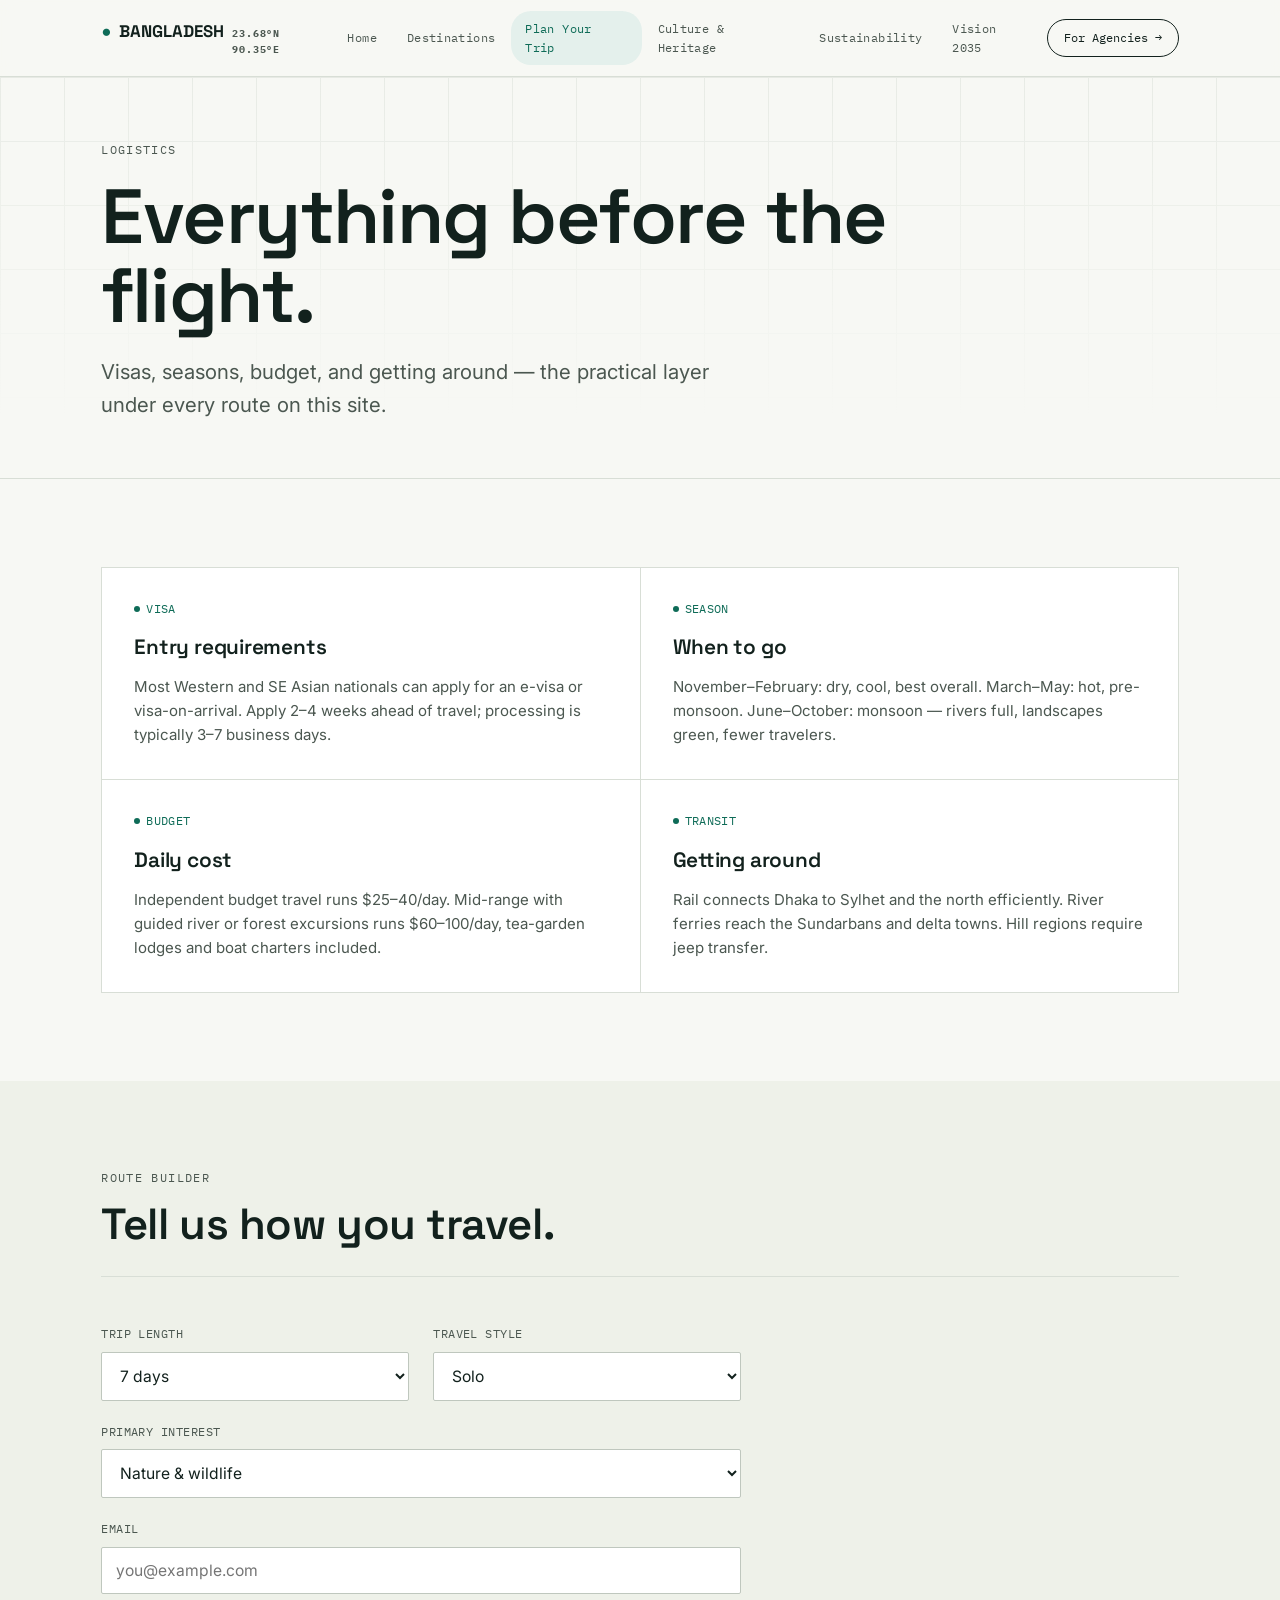
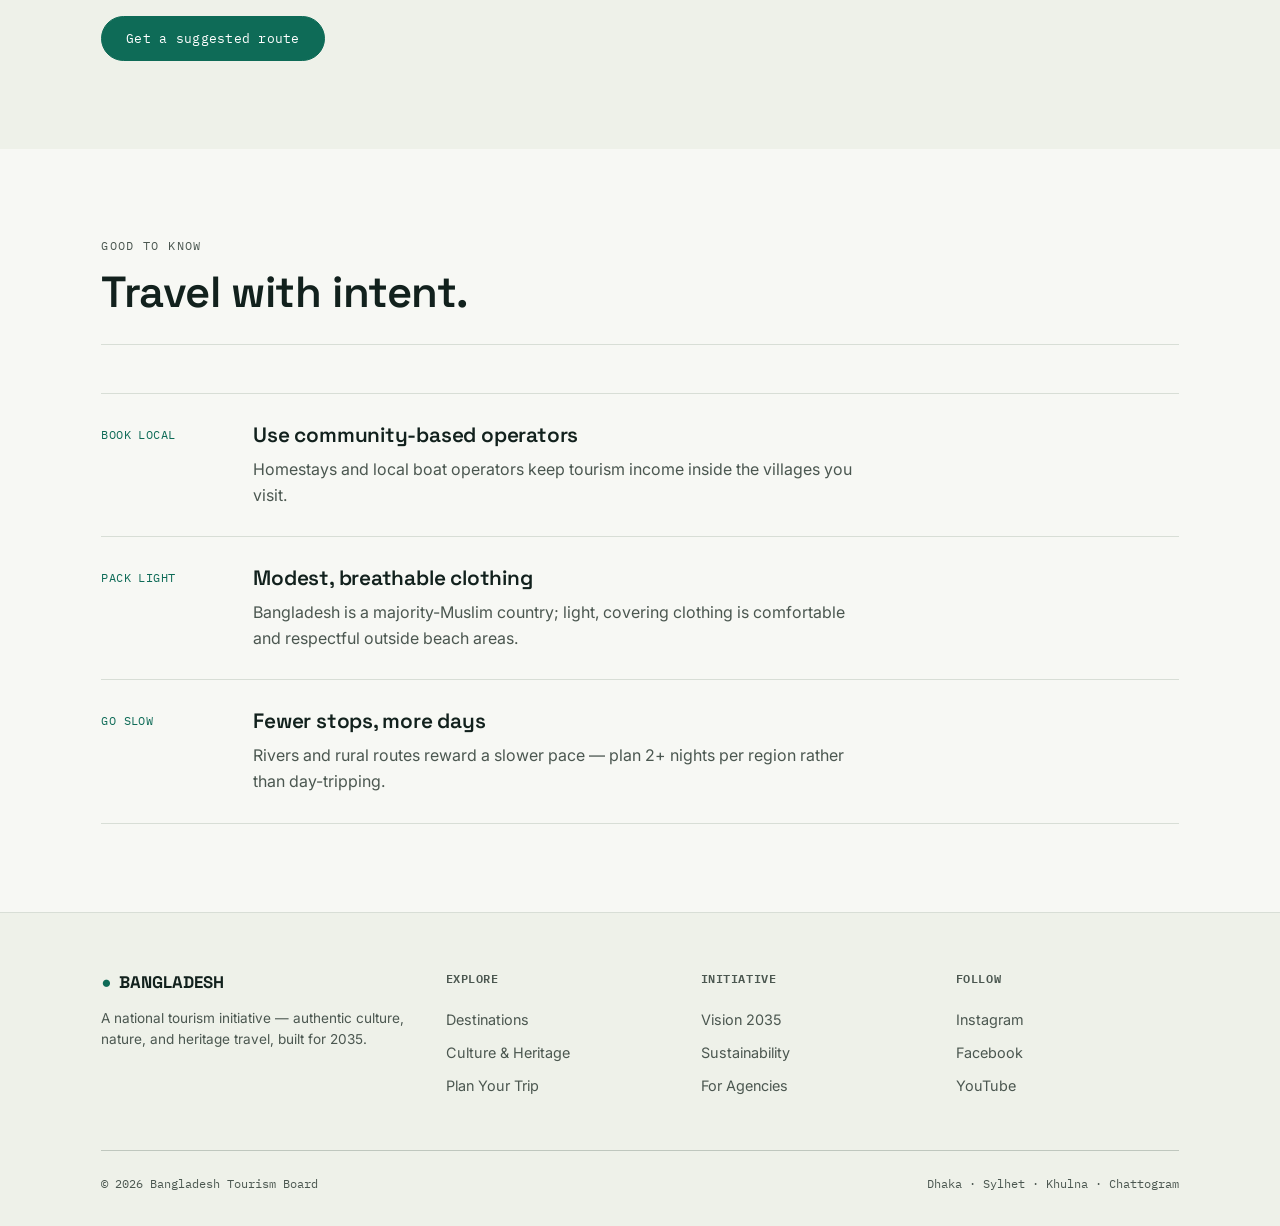
<file: Plan-your-trip.html>
<!DOCTYPE html>
<html lang="en">
<head>
<meta charset="UTF-8">
<meta name="viewport" content="width=device-width, initial-scale=1.0">
<title>Plan Your Trip — Bangladesh Tourism</title>
<link rel="stylesheet" href="styles.css">
</head>
<body>

<header class="site-header">
  <div class="wrap nav">
    <a href="index.html" class="logo"><span class="mark">●</span> BANGLADESH <span class="tag">23.68°N 90.35°E</span></a>
    <nav class="nav-links">
      <a href="index.html">Home</a>
      <a href="destinations.html">Destinations</a>
      <a href="plan-your-trip.html" class="active">Plan Your Trip</a>
      <a href="culture.html">Culture &amp; Heritage</a>
      <a href="sustainability.html">Sustainability</a>
      <a href="about.html">Vision 2035</a>
    </nav>
    <a href="contact.html" class="nav-cta">For Agencies →</a>
  </div>
</header>

<section class="hero" style="padding-bottom:56px;">
  <div class="hero-grid"></div>
  <div class="wrap hero-inner">
    <span class="eyebrow">Logistics</span>
    <h1 style="max-width:16ch;">Everything before the flight.</h1>
    <p class="lede">Visas, seasons, budget, and getting around — the practical layer under every route on this site.</p>
  </div>
</section>

<section>
  <div class="wrap">
    <div class="grid grid-2">
      <div class="card">
        <span class="coord">Visa</span>
        <h3>Entry requirements</h3>
        <p>Most Western and SE Asian nationals can apply for an e-visa or visa-on-arrival. Apply 2–4 weeks ahead of travel; processing is typically 3–7 business days.</p>
      </div>
      <div class="card">
        <span class="coord">Season</span>
        <h3>When to go</h3>
        <p>November–February: dry, cool, best overall. March–May: hot, pre-monsoon. June–October: monsoon — rivers full, landscapes green, fewer travelers.</p>
      </div>
      <div class="card">
        <span class="coord">Budget</span>
        <h3>Daily cost</h3>
        <p>Independent budget travel runs $25–40/day. Mid-range with guided river or forest excursions runs $60–100/day, tea-garden lodges and boat charters included.</p>
      </div>
      <div class="card">
        <span class="coord">Transit</span>
        <h3>Getting around</h3>
        <p>Rail connects Dhaka to Sylhet and the north efficiently. River ferries reach the Sundarbans and delta towns. Hill regions require jeep transfer.</p>
      </div>
    </div>
  </div>
</section>

<section class="section-alt">
  <div class="wrap">
    <div class="section-head">
      <div>
        <span class="eyebrow">Route Builder</span>
        <h2>Tell us how you travel.</h2>
      </div>
    </div>

    <form style="max-width:640px;">
      <div class="grid-2" style="display:grid; gap:24px; background:none; border:none;">
        <div class="field">
          <label for="len">Trip length</label>
          <select id="len">
            <option>7 days</option>
            <option>10 days</option>
            <option>14 days</option>
          </select>
        </div>
        <div class="field">
          <label for="style">Travel style</label>
          <select id="style">
            <option>Solo</option>
            <option>Small group</option>
            <option>With a local agency</option>
          </select>
        </div>
      </div>
      <div class="field">
        <label for="interest">Primary interest</label>
        <select id="interest">
          <option>Nature &amp; wildlife</option>
          <option>Culture &amp; heritage</option>
          <option>Rivers &amp; boats</option>
          <option>Tea highlands</option>
        </select>
      </div>
      <div class="field">
        <label for="email">Email</label>
        <input id="email" type="email" placeholder="you@example.com">
      </div>
      <button type="button" class="btn btn-solid">Get a suggested route</button>
    </form>
  </div>
</section>

<section>
  <div class="wrap">
    <div class="section-head">
      <div>
        <span class="eyebrow">Good to know</span>
        <h2>Travel with intent.</h2>
      </div>
    </div>
    <div class="pillars">
      <div class="pillar"><span class="tag">Book local</span><div><h3>Use community-based operators</h3><p>Homestays and local boat operators keep tourism income inside the villages you visit.</p></div></div>
      <div class="pillar"><span class="tag">Pack light</span><div><h3>Modest, breathable clothing</h3><p>Bangladesh is a majority-Muslim country; light, covering clothing is comfortable and respectful outside beach areas.</p></div></div>
      <div class="pillar"><span class="tag">Go slow</span><div><h3>Fewer stops, more days</h3><p>Rivers and rural routes reward a slower pace — plan 2+ nights per region rather than day-tripping.</p></div></div>
    </div>
  </div>
</section>

<footer>
  <div class="wrap">
    <div class="footer-grid">
      <div>
        <div class="logo" style="margin-bottom:12px;"><span class="mark">●</span> BANGLADESH</div>
        <p class="small">A national tourism initiative — authentic culture, nature, and heritage travel, built for 2035.</p>
      </div>
      <div>
        <h4>Explore</h4>
        <a href="destinations.html">Destinations</a>
        <a href="culture.html">Culture &amp; Heritage</a>
        <a href="plan-your-trip.html">Plan Your Trip</a>
      </div>
      <div>
        <h4>Initiative</h4>
        <a href="about.html">Vision 2035</a>
        <a href="sustainability.html">Sustainability</a>
        <a href="contact.html">For Agencies</a>
      </div>
      <div>
        <h4>Follow</h4>
        <a href="#">Instagram</a>
        <a href="#">Facebook</a>
        <a href="#">YouTube</a>
      </div>
    </div>
    <div class="footer-bottom">
      <span>© 2026 Bangladesh Tourism Board</span>
      <span>Dhaka · Sylhet · Khulna · Chattogram</span>
    </div>
  </div>
</footer>

</body>
</html>
</file>
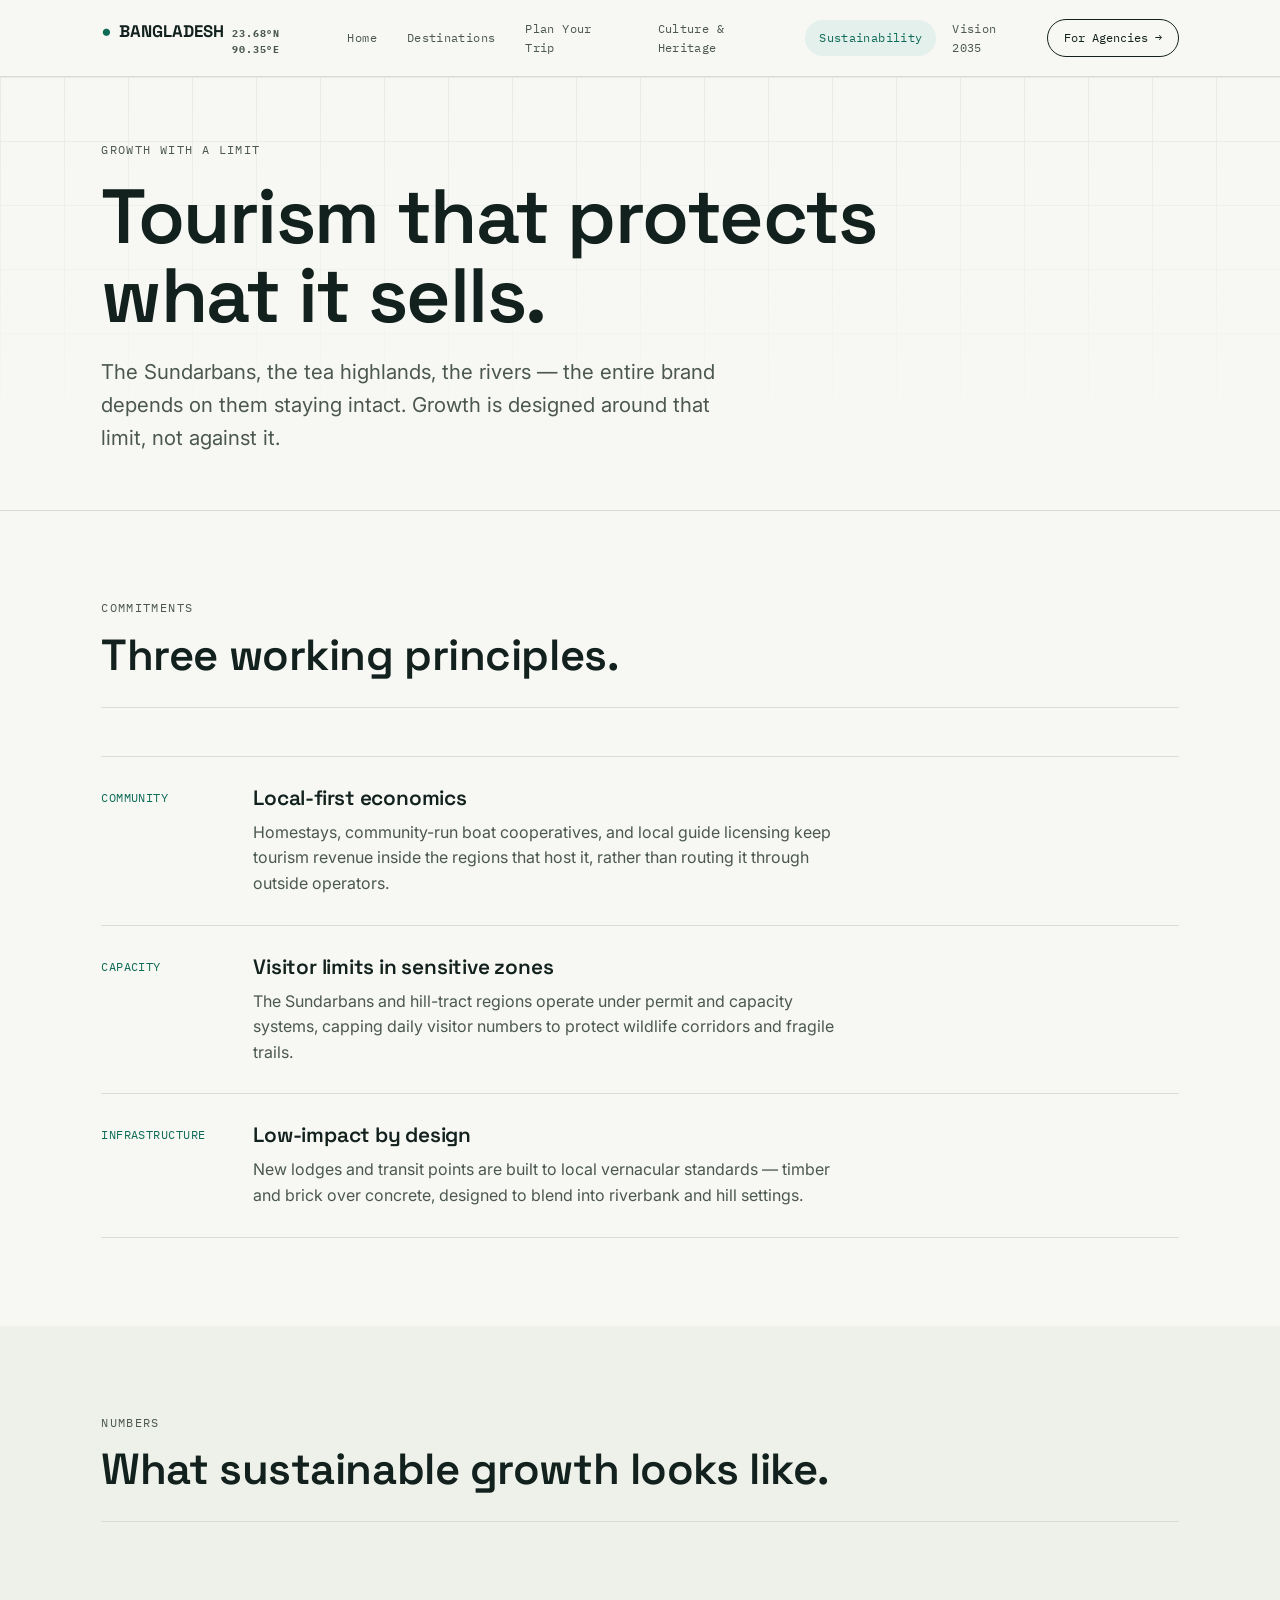
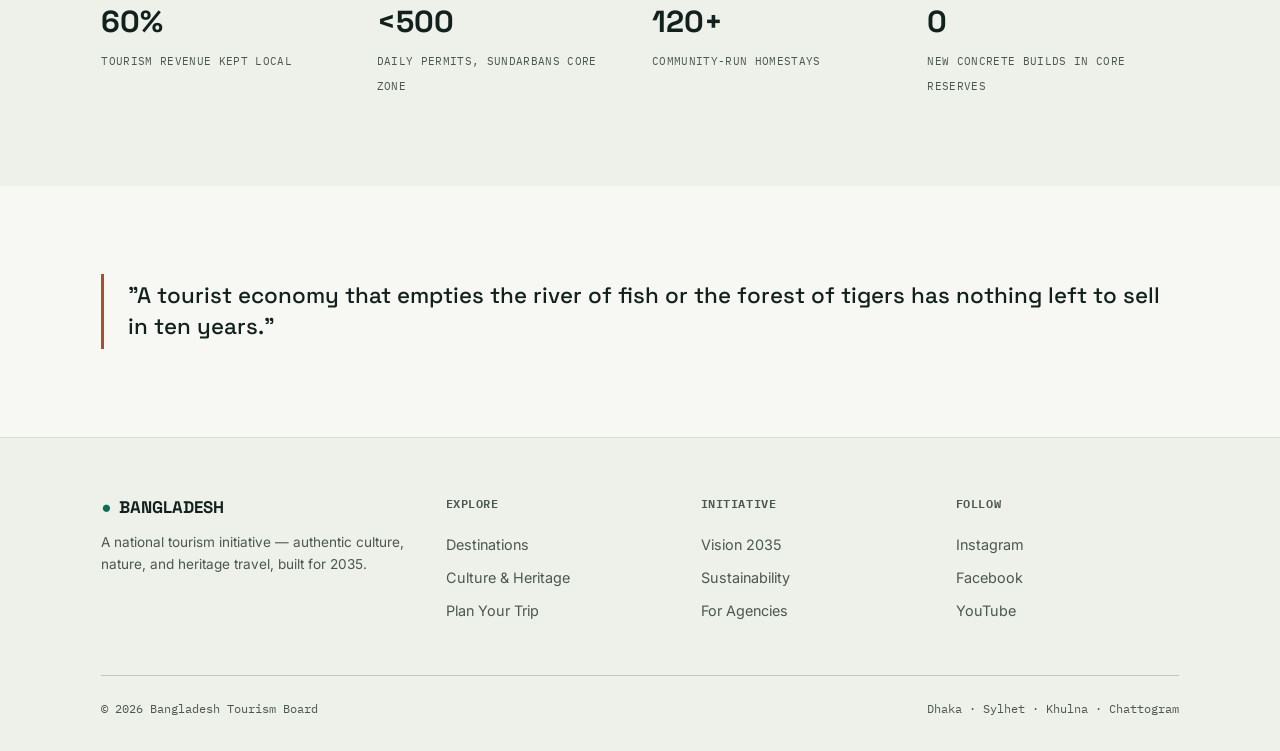
<file: Sustainability.html>
<!DOCTYPE html>
<html lang="en">
<head>
<meta charset="UTF-8">
<meta name="viewport" content="width=device-width, initial-scale=1.0">
<title>Sustainability — Bangladesh Tourism</title>
<link rel="stylesheet" href="styles.css">
</head>
<body>

<header class="site-header">
  <div class="wrap nav">
    <a href="index.html" class="logo"><span class="mark">●</span> BANGLADESH <span class="tag">23.68°N 90.35°E</span></a>
    <nav class="nav-links">
      <a href="index.html">Home</a>
      <a href="destinations.html">Destinations</a>
      <a href="plan-your-trip.html">Plan Your Trip</a>
      <a href="culture.html">Culture &amp; Heritage</a>
      <a href="sustainability.html" class="active">Sustainability</a>
      <a href="about.html">Vision 2035</a>
    </nav>
    <a href="contact.html" class="nav-cta">For Agencies →</a>
  </div>
</header>

<section class="hero" style="padding-bottom:56px;">
  <div class="hero-grid"></div>
  <div class="wrap hero-inner">
    <span class="eyebrow">Growth with a limit</span>
    <h1 style="max-width:16ch;">Tourism that protects what it sells.</h1>
    <p class="lede">The Sundarbans, the tea highlands, the rivers — the entire brand depends on them staying intact. Growth is designed around that limit, not against it.</p>
  </div>
</section>

<section>
  <div class="wrap">
    <div class="section-head">
      <div><span class="eyebrow">Commitments</span><h2>Three working principles.</h2></div>
    </div>
    <div class="pillars">
      <div class="pillar">
        <span class="tag">Community</span>
        <div><h3>Local-first economics</h3><p>Homestays, community-run boat cooperatives, and local guide licensing keep tourism revenue inside the regions that host it, rather than routing it through outside operators.</p></div>
      </div>
      <div class="pillar">
        <span class="tag">Capacity</span>
        <div><h3>Visitor limits in sensitive zones</h3><p>The Sundarbans and hill-tract regions operate under permit and capacity systems, capping daily visitor numbers to protect wildlife corridors and fragile trails.</p></div>
      </div>
      <div class="pillar">
        <span class="tag">Infrastructure</span>
        <div><h3>Low-impact by design</h3><p>New lodges and transit points are built to local vernacular standards — timber and brick over concrete, designed to blend into riverbank and hill settings.</p></div>
      </div>
    </div>
  </div>
</section>

<section class="section-alt">
  <div class="wrap">
    <div class="section-head">
      <div><span class="eyebrow">Numbers</span><h2>What sustainable growth looks like.</h2></div>
    </div>
    <div class="stat-row" style="border:none;">
      <div class="stat"><b>60%</b><span>Tourism revenue kept local</span></div>
      <div class="stat"><b>&lt;500</b><span>Daily permits, Sundarbans core zone</span></div>
      <div class="stat"><b>120+</b><span>Community-run homestays</span></div>
      <div class="stat"><b>0</b><span>New concrete builds in core reserves</span></div>
    </div>
  </div>
</section>

<section>
  <div class="wrap">
    <div class="callout">
      <p>"A tourist economy that empties the river of fish or the forest of tigers has nothing left to sell in ten years."</p>
    </div>
  </div>
</section>

<footer>
  <div class="wrap">
    <div class="footer-grid">
      <div>
        <div class="logo" style="margin-bottom:12px;"><span class="mark">●</span> BANGLADESH</div>
        <p class="small">A national tourism initiative — authentic culture, nature, and heritage travel, built for 2035.</p>
      </div>
      <div>
        <h4>Explore</h4>
        <a href="destinations.html">Destinations</a>
        <a href="culture.html">Culture &amp; Heritage</a>
        <a href="plan-your-trip.html">Plan Your Trip</a>
      </div>
      <div>
        <h4>Initiative</h4>
        <a href="about.html">Vision 2035</a>
        <a href="sustainability.html">Sustainability</a>
        <a href="contact.html">For Agencies</a>
      </div>
      <div>
        <h4>Follow</h4>
        <a href="#">Instagram</a>
        <a href="#">Facebook</a>
        <a href="#">YouTube</a>
      </div>
    </div>
    <div class="footer-bottom">
      <span>© 2026 Bangladesh Tourism Board</span>
      <span>Dhaka · Sylhet · Khulna · Chattogram</span>
    </div>
  </div>
</footer>

</body>
</html>
</file>
<file: styles.css>
/* ===========================================================
   BANGLADESH TOURISM — DESIGN SYSTEM
   Direction: modern travel-tech, map/data feel, light bg always
   Type: Space Grotesk (display) / Inter (body) / IBM Plex Mono (data)
   =========================================================== */

@import url('https://fonts.googleapis.com/css2?family=Space+Grotesk:wght@400;500;600;700&family=Inter:wght@400;500;600;700&family=IBM+Plex+Mono:wght@400;500&display=swap');

:root{
  --bg:        #F7F8F4;
  --bg-alt:    #EEF1E9;
  --surface:   #FFFFFF;
  --ink:       #12211D;
  --ink-soft:  #4B5750;
  --primary:   #0E6B57;
  --primary-d: #0A4F41;
  --accent:    #A8502E;
  --line:      #D8DED6;
  --line-d:    #BFC7BE;

  --f-display: 'Space Grotesk', sans-serif;
  --f-body:    'Inter', sans-serif;
  --f-mono:    'IBM Plex Mono', monospace;

  --container: 1180px;
  --gutter: clamp(20px, 4vw, 64px);
  --radius: 2px;
}

*{ box-sizing:border-box; margin:0; padding:0; }
html{ scroll-behavior:smooth; }
body{
  background:var(--bg);
  color:var(--ink);
  font-family:var(--f-body);
  font-size:16px;
  line-height:1.6;
  -webkit-font-smoothing:antialiased;
}
img{ max-width:100%; display:block; }
a{ color:inherit; text-decoration:none; }
ul{ list-style:none; }

.wrap{
  max-width:var(--container);
  margin:0 auto;
  padding-left:var(--gutter);
  padding-right:var(--gutter);
}

h1,h2,h3,h4{ font-family:var(--f-display); font-weight:600; letter-spacing:-0.01em; color:var(--ink); }
h1{ font-size:clamp(2.6rem, 6vw, 5rem); line-height:1.02; letter-spacing:-0.02em; }
h2{ font-size:clamp(1.9rem, 3.4vw, 2.8rem); line-height:1.08; }
h3{ font-size:1.3rem; line-height:1.3; }
p{ color:var(--ink-soft); }
.lede{ font-size:clamp(1.05rem,1.6vw,1.3rem); color:var(--ink-soft); max-width:640px; }

/* ---------- data / mono chips (map signature) ---------- */
.coord{
  font-family:var(--f-mono);
  font-size:0.72rem;
  letter-spacing:0.03em;
  color:var(--primary);
  text-transform:uppercase;
  display:inline-flex;
  align-items:center;
  gap:6px;
}
.coord::before{
  content:'';
  width:6px; height:6px;
  border-radius:50%;
  background:var(--primary);
  flex:none;
}
.eyebrow{
  font-family:var(--f-mono);
  font-size:0.72rem;
  letter-spacing:0.12em;
  text-transform:uppercase;
  color:var(--ink-soft);
  display:block;
  margin-bottom:14px;
}

/* ---------- nav ---------- */
.site-header{
  position:sticky; top:0; z-index:50;
  background:rgba(247,248,244,0.92);
  backdrop-filter:blur(8px);
  border-bottom:1px solid var(--line);
}
.nav{
  display:flex; align-items:center; justify-content:space-between;
  height:76px;
}
.logo{
  font-family:var(--f-display);
  font-weight:700; font-size:1.05rem;
  display:flex; align-items:baseline; gap:8px;
}
.logo .mark{ color:var(--primary); }
.logo .tag{ font-family:var(--f-mono); font-size:0.62rem; color:var(--ink-soft); letter-spacing:0.08em; }
.nav-links{ display:flex; gap:2px; align-items:center; }
.nav-links a{
  font-family:var(--f-mono);
  font-size:0.76rem;
  letter-spacing:0.03em;
  padding:8px 14px;
  color:var(--ink-soft);
  border-radius:20px;
  transition:background .15s, color .15s;
}
.nav-links a:hover{ background:var(--bg-alt); color:var(--ink); }
.nav-links a.active{ color:var(--primary); background:#E4F0EC; }
.nav-cta{
  font-family:var(--f-mono);
  font-size:0.76rem;
  border:1px solid var(--ink);
  padding:8px 16px;
  border-radius:20px;
  white-space:nowrap;
}
.nav-cta:hover{ background:var(--ink); color:var(--bg); }
.nav-toggle{ display:none; }

/* ---------- buttons ---------- */
.btn{
  display:inline-flex; align-items:center; gap:10px;
  font-family:var(--f-mono);
  font-size:0.82rem; letter-spacing:0.02em;
  padding:13px 24px;
  border-radius:24px;
  border:1px solid var(--ink);
  color:var(--ink);
  transition:all .15s ease;
}
.btn:hover{ background:var(--ink); color:var(--bg); }
.btn-solid{ background:var(--primary); color:#fff; border-color:var(--primary); }
.btn-solid:hover{ background:var(--primary-d); border-color:var(--primary-d); }
.btn svg{ width:14px; height:14px; }

/* ---------- hero ---------- */
.hero{
  position:relative;
  padding:64px 0 88px;
  overflow:hidden;
  border-bottom:1px solid var(--line);
  background:
    linear-gradient(var(--bg) 0%, var(--bg) 100%);
}
.hero-grid{
  position:absolute; inset:0;
  background-image:
    linear-gradient(to right, var(--line) 1px, transparent 1px),
    linear-gradient(to bottom, var(--line) 1px, transparent 1px);
  background-size:64px 64px;
  opacity:0.5;
  mask-image:linear-gradient(to bottom, black, transparent 85%);
}
.hero-inner{ position:relative; z-index:2; }
.hero-top{ display:flex; justify-content:space-between; align-items:center; margin-bottom:36px; flex-wrap:wrap; gap:12px;}
.hero h1{ margin:18px 0 22px; max-width:14ch; }
.hero-foot{ display:flex; gap:40px; align-items:flex-end; margin-top:44px; flex-wrap:wrap; }
.hero-actions{ display:flex; gap:14px; flex-wrap:wrap; }

.route-svg{ position:absolute; right:-40px; top:40px; width:52%; max-width:620px; opacity:0.9; z-index:1; }
.route-svg path{ fill:none; stroke:var(--primary); stroke-width:1.4; stroke-dasharray:6 6; animation:dash 40s linear infinite; }
.route-svg circle{ fill:var(--accent); }
@keyframes dash{ to{ stroke-dashoffset:-400; } }
@media (prefers-reduced-motion:reduce){ .route-svg path{ animation:none; } }

/* stat row */
.stat-row{ display:grid; grid-template-columns:repeat(auto-fit,minmax(140px,1fr)); gap:24px; border-top:1px solid var(--line); padding-top:28px; }
.stat b{ display:block; font-family:var(--f-display); font-size:1.9rem; color:var(--ink); }
.stat span{ font-family:var(--f-mono); font-size:0.7rem; color:var(--ink-soft); letter-spacing:0.03em; text-transform:uppercase; }

/* ---------- sections ---------- */
section{ padding:88px 0; }
.section-alt{ background:var(--bg-alt); }
.section-head{ display:flex; justify-content:space-between; align-items:flex-end; gap:24px; margin-bottom:48px; flex-wrap:wrap; border-bottom:1px solid var(--line); padding-bottom:28px;}

/* divider route */
.divider{ height:1px; background:var(--line); position:relative; margin:0; }
.divider::after{ content:''; position:absolute; left:0; top:-2px; width:5px; height:5px; border-radius:50%; background:var(--accent); }

/* ---------- cards ---------- */
.grid{ display:grid; gap:1px; background:var(--line); border:1px solid var(--line); }
.grid-3{ grid-template-columns:repeat(3,1fr); }
.grid-2{ grid-template-columns:repeat(2,1fr); }
.card{ background:var(--surface); padding:32px; display:flex; flex-direction:column; gap:14px; }
.card-img{ aspect-ratio:4/3; background:var(--bg-alt); border:1px solid var(--line); position:relative; overflow:hidden; }
.card-img img{ width:100%; height:100%; object-fit:cover; }
.card-img .coord{ position:absolute; bottom:10px; left:10px; background:rgba(247,248,244,0.92); padding:4px 8px; border-radius:12px; }
.card h3{ margin-top:2px; }
.card p{ font-size:0.94rem; }
.card-meta{ display:flex; justify-content:space-between; font-family:var(--f-mono); font-size:0.72rem; color:var(--ink-soft); text-transform:uppercase; margin-top:auto; padding-top:10px; border-top:1px dashed var(--line); }

/* pillar list */
.pillars{ display:flex; flex-direction:column; }
.pillar{ display:grid; grid-template-columns:120px 1fr; gap:32px; padding:28px 0; border-top:1px solid var(--line); }
.pillar:last-child{ border-bottom:1px solid var(--line); }
.pillar .tag{ font-family:var(--f-mono); font-size:0.72rem; color:var(--primary); letter-spacing:0.04em; text-transform:uppercase; padding-top:4px; }
.pillar h3{ margin-bottom:8px; }
.pillar p{ max-width:60ch; }

/* quote / callout */
.callout{ border-left:3px solid var(--accent); padding:6px 0 6px 24px; }
.callout p{ font-family:var(--f-display); font-size:1.4rem; color:var(--ink); font-weight:500; line-height:1.4; }

/* form */
.field{ display:flex; flex-direction:column; gap:8px; margin-bottom:22px; }
.field label{ font-family:var(--f-mono); font-size:0.72rem; text-transform:uppercase; letter-spacing:0.04em; color:var(--ink-soft); }
.field input, .field select, .field textarea{
  font-family:var(--f-body); font-size:0.98rem;
  padding:13px 14px; border:1px solid var(--line-d); border-radius:2px;
  background:var(--surface); color:var(--ink);
}
.field input:focus, .field select:focus, .field textarea:focus{ outline:2px solid var(--primary); outline-offset:1px; }

/* table-ish list for plan page */
.steps{ counter-reset:step; }
.step{ display:grid; grid-template-columns:64px 1fr; gap:24px; padding:26px 0; border-top:1px solid var(--line); }
.step:last-child{ border-bottom:1px solid var(--line); }
.step-num{ font-family:var(--f-mono); color:var(--primary); font-size:0.85rem; padding-top:2px; }

/* footer */
footer{ border-top:1px solid var(--line); padding:56px 0 32px; background:var(--bg-alt); }
.footer-grid{ display:grid; grid-template-columns:1.4fr 1fr 1fr 1fr; gap:32px; margin-bottom:48px; }
.footer-grid h4{ font-family:var(--f-mono); font-size:0.72rem; text-transform:uppercase; letter-spacing:0.05em; color:var(--ink-soft); margin-bottom:16px; }
.footer-grid a{ display:block; font-size:0.9rem; color:var(--ink-soft); padding:5px 0; }
.footer-grid a:hover{ color:var(--primary); }
.footer-bottom{ display:flex; justify-content:space-between; font-family:var(--f-mono); font-size:0.72rem; color:var(--ink-soft); border-top:1px solid var(--line-d); padding-top:24px; flex-wrap:wrap; gap:10px;}

/* utility */
.mt-lg{ margin-top:64px; }
.center{ text-align:center; }
.small{ font-size:0.85rem; }

@media (max-width: 860px){
  .grid-3{ grid-template-columns:1fr; }
  .grid-2{ grid-template-columns:1fr; }
  .footer-grid{ grid-template-columns:1fr 1fr; }
  .pillar{ grid-template-columns:1fr; gap:8px; }
  .nav-links{ display:none; }
  .route-svg{ display:none; }
}
</file>
